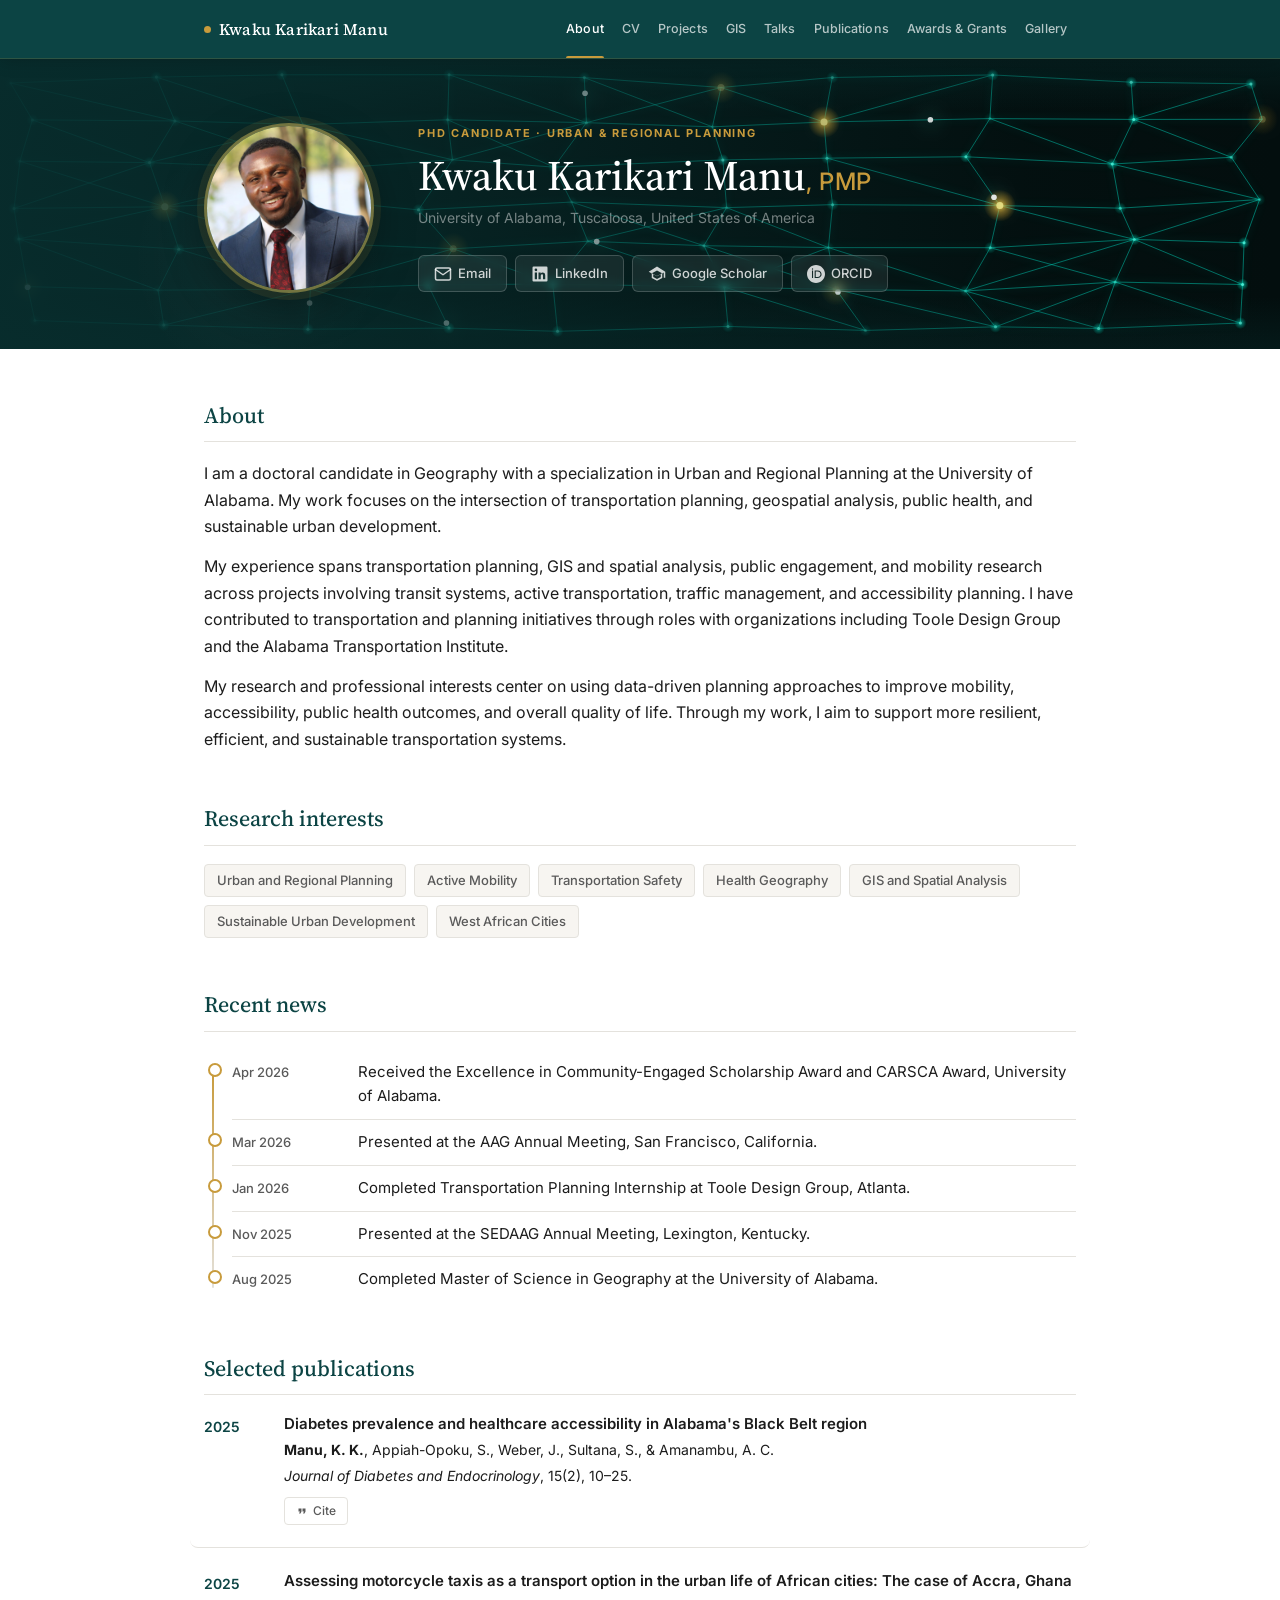
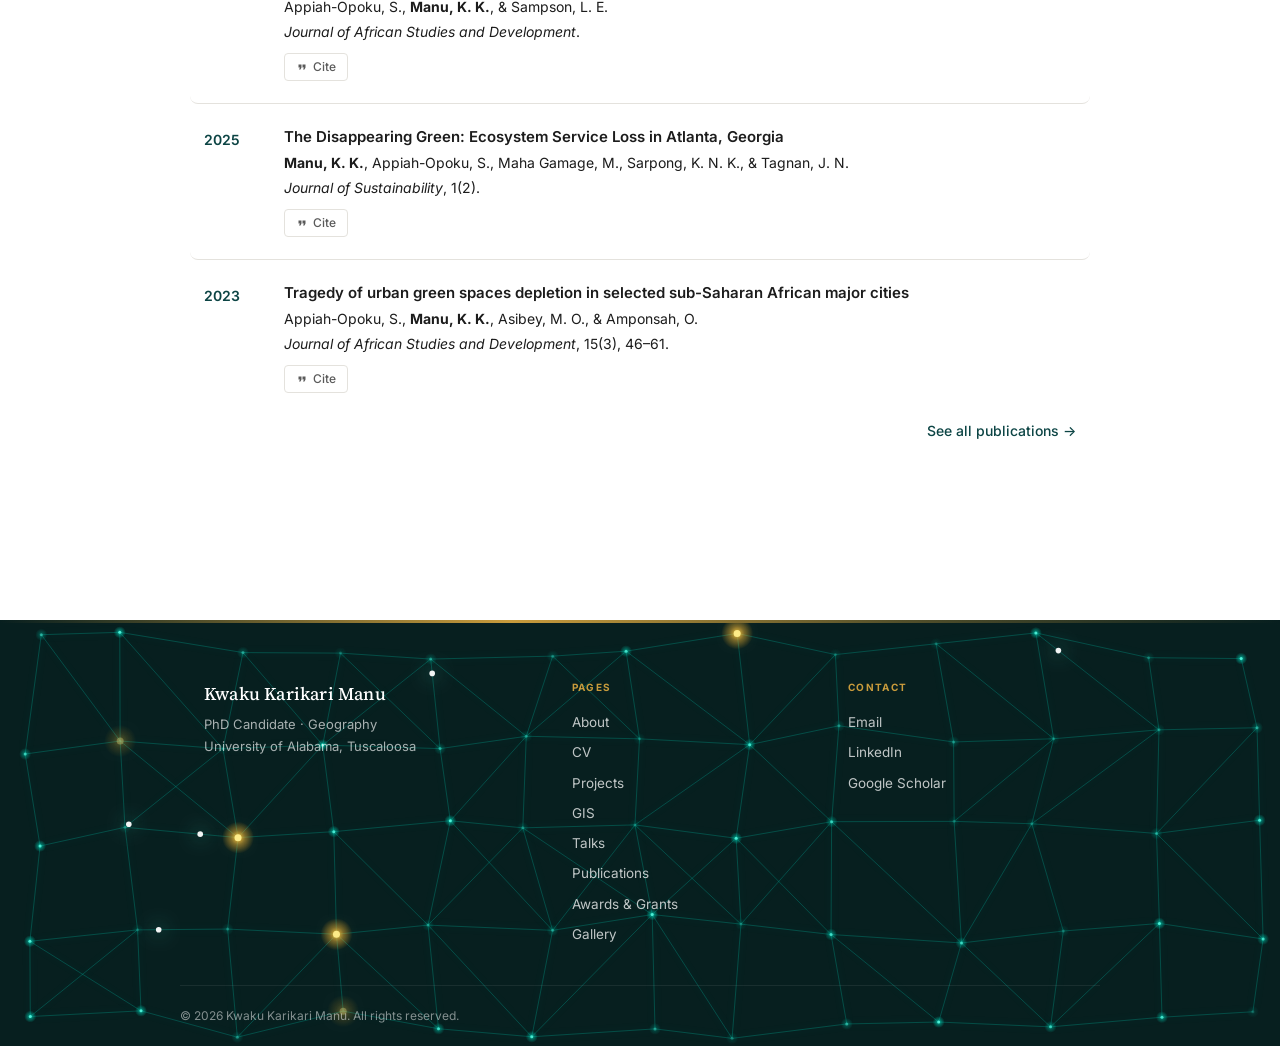
<file: index.html>
<!DOCTYPE html>
<html lang="en">
<head>
<meta charset="UTF-8">
<meta name="viewport" content="width=device-width, initial-scale=1.0">
<title>Kwaku Karikari Manu, PhD Candidate, Urban & Regional Planning</title>
<meta name="description" content="Kwaku Karikari Manu is a PhD candidate in Geography at the University of Alabama, researching active mobility, transportation safety, and spatial health disparities.">
<link rel="icon" type="image/svg+xml" href="favicon.svg">
<link rel="stylesheet" href="assets/css/style.css">
<link rel="stylesheet" href="assets/css/enhancements.css">
<link rel="preconnect" href="https://fonts.googleapis.com">
<link rel="preconnect" href="https://fonts.gstatic.com" crossorigin>
<link href="https://fonts.googleapis.com/css2?family=Inter:wght@400;500;600;700&family=Source+Serif+4:opsz,wght@8..60,400;8..60,500&display=swap" rel="stylesheet">
</head>
<body>

<div id="progress-bar" aria-hidden="true"></div>

<div id="page-loader" aria-hidden="true">
  <div class="loader-inner">
    <div class="loader-circle"></div>
    <span class="loader-initials">KM</span>
  </div>
</div>

<nav class="navbar">
  <div class="container nav-inner">
    <a href="index.html" class="nav-brand">Kwaku Karikari Manu</a>
    <button class="nav-toggle" aria-label="Menu">&#9776;</button>
    <ul class="nav-links">
      <li><a href="index.html" class="active">About</a></li>
      <li><a href="cv.html">CV</a></li>
      <li><a href="projects.html">Projects</a></li>
      <li><a href="geospatial.html">GIS</a></li>
      <li><a href="talks.html">Talks</a></li>
      <li><a href="publications.html">Publications</a></li>
      <li><a href="awards.html">Awards &amp; Grants</a></li>
      <li><a href="gallery.html">Gallery</a></li>
    </ul>
  </div>
</nav>

<header class="hero">
  <div class="hero-map-panel" aria-hidden="true">
    <canvas id="city-network"></canvas>
    <div class="hero-map-fade"></div>
  </div>
  <div class="container hero-inner">
    <div class="hero-photo">
      <img src="images/passportpicture.jpg" alt="Kwaku Karikari Manu" onerror="this.style.display='none';this.nextElementSibling.style.display='flex';">
      <div class="hero-photo-fallback">KM</div>
    </div>
    <div class="hero-text">
      <p class="hero-label">PhD Candidate · Urban &amp; Regional Planning</p>
      <h1>Kwaku Karikari Manu<span class="hero-credential">, PMP</span></h1>
      <p class="hero-affiliation">University of Alabama, Tuscaloosa, United States of America</p>
      <div class="hero-links">
        <a href="mailto:mkwakukarikari@gmail.com" aria-label="Email">
          <svg viewBox="0 0 24 24" width="18" height="18" fill="none" stroke="currentColor" stroke-width="2" stroke-linecap="round" stroke-linejoin="round"><path d="M4 4h16c1.1 0 2 .9 2 2v12c0 1.1-.9 2-2 2H4c-1.1 0-2-.9-2-2V6c0-1.1.9-2 2-2z"/><polyline points="22,6 12,13 2,6"/></svg>
          Email
        </a>
        <a href="https://www.linkedin.com/in/kwakukarikarimanu/" target="_blank" rel="noopener" aria-label="LinkedIn">
          <svg viewBox="0 0 24 24" width="18" height="18" fill="currentColor"><path d="M20.5 2h-17A1.5 1.5 0 002 3.5v17A1.5 1.5 0 003.5 22h17a1.5 1.5 0 001.5-1.5v-17A1.5 1.5 0 0020.5 2zM8 19H5v-9h3zM6.5 8.25A1.75 1.75 0 118.3 6.5a1.78 1.78 0 01-1.8 1.75zM19 19h-3v-4.74c0-1.42-.6-1.93-1.38-1.93A1.74 1.74 0 0013 14.19a.66.66 0 000 .14V19h-3v-9h2.9v1.3a3.11 3.11 0 012.7-1.4c1.55 0 3.36.86 3.36 3.66z"/></svg>
          LinkedIn
        </a>
        <a href="https://scholar.google.com/citations?user=uLXfSa0AAAAJ&hl=en" target="_blank" rel="noopener" aria-label="Google Scholar">
          <svg viewBox="0 0 24 24" width="18" height="18" fill="currentColor"><path d="M12 2L1 9l4 2.18v6L12 21l7-3.82v-6l2-1.09V17h2V9zm6.82 9L12 14.72 5.18 11 12 7.27zM17 15.99l-5 2.73-5-2.73v-3.72L12 15l5-2.73z"/></svg>
          Google Scholar
        </a>
        <a href="https://orcid.org/0009-0003-8081-0969" target="_blank" rel="noopener" aria-label="ORCID">
          <svg viewBox="0 0 24 24" width="18" height="18" fill="currentColor"><path d="M12 0C5.372 0 0 5.372 0 12s5.372 12 12 12 12-5.372 12-12S18.628 0 12 0zM7.369 4.378c.525 0 .947.431.947.947s-.422.947-.947.947a.95.95 0 01-.947-.947c0-.516.422-.947.947-.947zm-.722 3.038h1.444v10.041H6.647V7.416zm3.562 0h3.9c3.712 0 5.344 2.653 5.344 5.025 0 2.578-2.016 5.025-5.325 5.025h-3.919V7.416zm1.444 1.303v7.444h2.297c3.272 0 4.022-2.484 4.022-3.722 0-2.016-1.284-3.722-4.097-3.722h-2.222z"/></svg>
          ORCID
        </a>
      </div>
    </div>
  </div>
</header>

<main class="container main-content">

  <section class="section">
    <h2>About</h2>
    <p>I am a doctoral candidate in Geography with a specialization in Urban and Regional Planning at the University of Alabama. My work focuses on the intersection of transportation planning, geospatial analysis, public health, and sustainable urban development.</p>
    <p>My experience spans transportation planning, GIS and spatial analysis, public engagement, and mobility research across projects involving transit systems, active transportation, traffic management, and accessibility planning. I have contributed to transportation and planning initiatives through roles with organizations including Toole Design Group and the Alabama Transportation Institute.</p>
    <p>My research and professional interests center on using data-driven planning approaches to improve mobility, accessibility, public health outcomes, and overall quality of life. Through my work, I aim to support more resilient, efficient, and sustainable transportation systems.</p>
  </section>

  <section class="section">
    <h2>Research interests</h2>
    <div class="tag-list">
      <span class="tag">Urban and Regional Planning</span>
      <span class="tag">Active Mobility</span>
      <span class="tag">Transportation Safety</span>
      <span class="tag">Health Geography</span>
      <span class="tag">GIS and Spatial Analysis</span>
      <span class="tag">Sustainable Urban Development</span>
      <span class="tag">West African Cities</span>
    </div>
  </section>

  <section class="section">
    <h2>Recent news</h2>
    <ul class="news-list">
<li><span class="news-date">Apr 2026</span> Received the Excellence in Community-Engaged Scholarship Award and CARSCA Award, University of Alabama.</li>
      <li><span class="news-date">Mar 2026</span> Presented at the AAG Annual Meeting, San Francisco, California.</li>
      <li><span class="news-date">Jan 2026</span> Completed Transportation Planning Internship at Toole Design Group, Atlanta.</li>
      <li><span class="news-date">Nov 2025</span> Presented at the SEDAAG Annual Meeting, Lexington, Kentucky.</li>
      <li><span class="news-date">Aug 2025</span> Completed Master of Science in Geography at the University of Alabama.</li>
    </ul>
  </section>

  <section class="section">
    <h2>Selected publications</h2>
    <div class="pub-list">

      <article class="pub-item" data-cite="Manu, K. K., Appiah-Opoku, S., Weber, J., Sultana, S., &amp; Amanambu, A. C. (2025). Diabetes prevalence and healthcare accessibility in Alabama's Black Belt region. Journal of Diabetes and Endocrinology, 15(2), 10–25.">
        <div class="pub-year">2025</div>
        <div class="pub-content">
          <p class="pub-title">Diabetes prevalence and healthcare accessibility in Alabama's Black Belt region</p>
          <p class="pub-authors"><strong>Manu, K. K.</strong>, Appiah-Opoku, S., Weber, J., Sultana, S., &amp; Amanambu, A. C.</p>
          <p class="pub-venue"><em>Journal of Diabetes and Endocrinology</em>, 15(2), 10–25.</p>
          <div class="pub-actions"><button class="btn-cite" aria-label="Copy APA citation"><svg viewBox="0 0 24 24" width="12" height="12" fill="currentColor" aria-hidden="true"><path d="M6 17h3l2-4V7H5v6h3zm8 0h3l2-4V7h-6v6h3z"/></svg>Cite</button></div>
        </div>
      </article>

      <article class="pub-item" data-cite="Appiah-Opoku, S., Manu, K. K., &amp; Sampson, L. E. (2025). Assessing motorcycle taxis as a transport option in the urban life of African cities: The case of Accra, Ghana. Journal of African Studies and Development.">
        <div class="pub-year">2025</div>
        <div class="pub-content">
          <p class="pub-title">Assessing motorcycle taxis as a transport option in the urban life of African cities: The case of Accra, Ghana</p>
          <p class="pub-authors">Appiah-Opoku, S., <strong>Manu, K. K.</strong>, &amp; Sampson, L. E.</p>
          <p class="pub-venue"><em>Journal of African Studies and Development</em>.</p>
          <div class="pub-actions"><button class="btn-cite" aria-label="Copy APA citation"><svg viewBox="0 0 24 24" width="12" height="12" fill="currentColor" aria-hidden="true"><path d="M6 17h3l2-4V7H5v6h3zm8 0h3l2-4V7h-6v6h3z"/></svg>Cite</button></div>
        </div>
      </article>

      <article class="pub-item" data-cite="Manu, K. K., Appiah-Opoku, S., Maha Gamage, M., Sarpong, K. N. K., &amp; Tagnan, J. N. (2025). The Disappearing Green: Ecosystem Service Loss in Atlanta, Georgia. Journal of Sustainability, 1(2).">
        <div class="pub-year">2025</div>
        <div class="pub-content">
          <p class="pub-title">The Disappearing Green: Ecosystem Service Loss in Atlanta, Georgia</p>
          <p class="pub-authors"><strong>Manu, K. K.</strong>, Appiah-Opoku, S., Maha Gamage, M., Sarpong, K. N. K., &amp; Tagnan, J. N.</p>
          <p class="pub-venue"><em>Journal of Sustainability</em>, 1(2).</p>
          <div class="pub-actions"><button class="btn-cite" aria-label="Copy APA citation"><svg viewBox="0 0 24 24" width="12" height="12" fill="currentColor" aria-hidden="true"><path d="M6 17h3l2-4V7H5v6h3zm8 0h3l2-4V7h-6v6h3z"/></svg>Cite</button></div>
        </div>
      </article>

      <article class="pub-item" data-cite="Appiah-Opoku, S., Manu, K. K., Asibey, M. O., &amp; Amponsah, O. (2023). Tragedy of urban green spaces depletion in selected sub-Saharan African major cities. Journal of African Studies and Development, 15(3), 46–61.">
        <div class="pub-year">2023</div>
        <div class="pub-content">
          <p class="pub-title">Tragedy of urban green spaces depletion in selected sub-Saharan African major cities</p>
          <p class="pub-authors">Appiah-Opoku, S., <strong>Manu, K. K.</strong>, Asibey, M. O., &amp; Amponsah, O.</p>
          <p class="pub-venue"><em>Journal of African Studies and Development</em>, 15(3), 46–61.</p>
          <div class="pub-actions"><button class="btn-cite" aria-label="Copy APA citation"><svg viewBox="0 0 24 24" width="12" height="12" fill="currentColor" aria-hidden="true"><path d="M6 17h3l2-4V7H5v6h3zm8 0h3l2-4V7h-6v6h3z"/></svg>Cite</button></div>
        </div>
      </article>

    </div>
    <p class="see-all"><a href="publications.html">See all publications →</a></p>
  </section>

</main>

<footer class="footer">
  <div class="footer-canvas-panel" aria-hidden="true"><canvas id="footer-network"></canvas></div>
  <div class="container footer-inner">
    <div class="footer-col">
      <p class="footer-name">Kwaku Karikari Manu</p>
      <p class="footer-sub">PhD Candidate · Geography<br>University of Alabama, Tuscaloosa</p>
    </div>
    <div class="footer-col">
      <p class="footer-col-label">Pages</p>
      <nav class="footer-nav">
        <a href="index.html">About</a>
        <a href="cv.html">CV</a>
        <a href="projects.html">Projects</a>
        <a href="geospatial.html">GIS</a>
        <a href="talks.html">Talks</a>
        <a href="publications.html">Publications</a>
        <a href="awards.html">Awards &amp; Grants</a>
        <a href="gallery.html">Gallery</a>
      </nav>
    </div>
    <div class="footer-col">
      <p class="footer-col-label">Contact</p>
      <div class="footer-contact">
        <a href="mailto:mkwakukarikari@gmail.com">Email</a>
        <a href="https://www.linkedin.com/in/kwakukarikarimanu/" target="_blank" rel="noopener">LinkedIn</a>
        <a href="https://scholar.google.com/citations?user=uLXfSa0AAAAJ&hl=en" target="_blank" rel="noopener">Google Scholar</a>
      </div>
    </div>
  </div>
  <div class="footer-bottom container">
    <p class="footer-copy">&copy; <span id="year"></span> Kwaku Karikari Manu. All rights reserved.</p>
  </div>
</footer>

<button id="back-to-top" aria-label="Back to top">
  <svg viewBox="0 0 24 24" fill="none" stroke="currentColor" stroke-width="2.5" stroke-linecap="round" stroke-linejoin="round"><polyline points="18 15 12 9 6 15"/></svg>
</button>
<script src="assets/js/main.js"></script>
<script src="assets/js/enhancements.js"></script>
<script src="assets/js/citynetwork.js"></script>
</body>
</html>
</file>
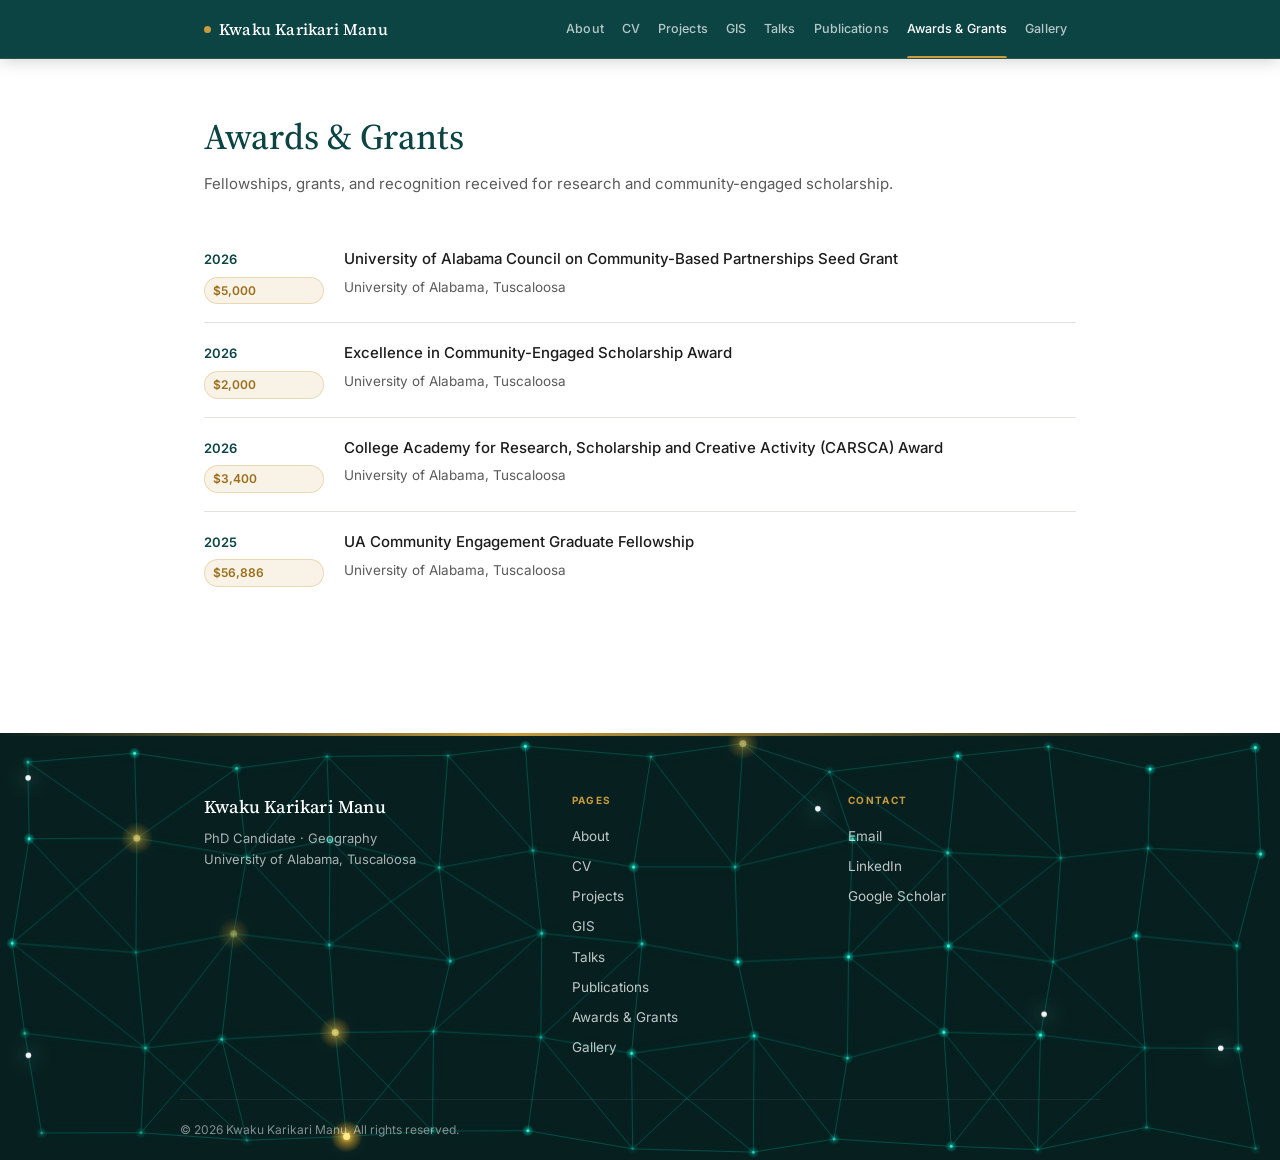
<file: awards.html>
<!DOCTYPE html>
<html lang="en">
<head>
  <meta charset="UTF-8">
  <meta name="viewport" content="width=device-width, initial-scale=1.0">
  <title>Awards & Grants · Kwaku Karikari Manu</title>
  <link rel="icon" type="image/svg+xml" href="favicon.svg">
  <link rel="stylesheet" href="assets/css/style.css">
  <link rel="stylesheet" href="assets/css/enhancements.css">
  <link rel="preconnect" href="https://fonts.googleapis.com">
  <link rel="preconnect" href="https://fonts.gstatic.com" crossorigin>
  <link href="https://fonts.googleapis.com/css2?family=Inter:wght@400;500;600;700&family=Source+Serif+4:opsz,wght@8..60,400;8..60,500&display=swap" rel="stylesheet">
</head>
<body>

<div id="progress-bar" aria-hidden="true"></div>

<div id="page-loader" aria-hidden="true">
  <div class="loader-inner">
    <div class="loader-circle"></div>
    <span class="loader-initials">KM</span>
  </div>
</div>

<nav class="navbar">
  <div class="container nav-inner">
    <a href="index.html" class="nav-brand">Kwaku Karikari Manu</a>
    <button class="nav-toggle" aria-label="Menu">&#9776;</button>
    <ul class="nav-links">
      <li><a href="index.html">About</a></li>
      <li><a href="cv.html">CV</a></li>
      <li><a href="projects.html">Projects</a></li>
      <li><a href="geospatial.html">GIS</a></li>
      <li><a href="talks.html">Talks</a></li>
      <li><a href="publications.html">Publications</a></li>
      <li><a href="awards.html" class="active">Awards &amp; Grants</a></li>
      <li><a href="gallery.html">Gallery</a></li>
    </ul>
  </div>
</nav>

<main class="container main-content">

  <h1 class="page-title">Awards &amp; Grants</h1>
  <p class="page-subtitle">Fellowships, grants, and recognition received for research and community-engaged scholarship.</p>

  <div class="award-list">

    <div class="award-item">
      <div class="award-meta">
        <span class="award-year">2026</span>
        <span class="award-amount">$5,000</span>
      </div>
      <div class="award-body">
        <p class="award-title">University of Alabama Council on Community-Based Partnerships Seed Grant</p>
        <p class="award-org">University of Alabama, Tuscaloosa</p>
      </div>
    </div>

    <div class="award-item">
      <div class="award-meta">
        <span class="award-year">2026</span>
        <span class="award-amount">$2,000</span>
      </div>
      <div class="award-body">
        <p class="award-title">Excellence in Community-Engaged Scholarship Award</p>
        <p class="award-org">University of Alabama, Tuscaloosa</p>
      </div>
    </div>

    <div class="award-item">
      <div class="award-meta">
        <span class="award-year">2026</span>
        <span class="award-amount">$3,400</span>
      </div>
      <div class="award-body">
        <p class="award-title">College Academy for Research, Scholarship and Creative Activity (CARSCA) Award</p>
        <p class="award-org">University of Alabama, Tuscaloosa</p>
      </div>
    </div>

    <div class="award-item">
      <div class="award-meta">
        <span class="award-year">2025</span>
        <span class="award-amount">$56,886</span>
      </div>
      <div class="award-body">
        <p class="award-title">UA Community Engagement Graduate Fellowship</p>
        <p class="award-org">University of Alabama, Tuscaloosa</p>
      </div>
    </div>

  </div>

</main>

<footer class="footer">
  <div class="footer-canvas-panel" aria-hidden="true"><canvas id="footer-network"></canvas></div>
  <div class="container footer-inner">
    <div class="footer-col">
      <p class="footer-name">Kwaku Karikari Manu</p>
      <p class="footer-sub">PhD Candidate · Geography<br>University of Alabama, Tuscaloosa</p>
    </div>
    <div class="footer-col">
      <p class="footer-col-label">Pages</p>
      <nav class="footer-nav">
        <a href="index.html">About</a>
        <a href="cv.html">CV</a>
        <a href="projects.html">Projects</a>
        <a href="geospatial.html">GIS</a>
        <a href="talks.html">Talks</a>
        <a href="publications.html">Publications</a>
        <a href="awards.html">Awards &amp; Grants</a>
        <a href="gallery.html">Gallery</a>
      </nav>
    </div>
    <div class="footer-col">
      <p class="footer-col-label">Contact</p>
      <div class="footer-contact">
        <a href="mailto:mkwakukarikari@gmail.com">Email</a>
        <a href="https://www.linkedin.com/in/kwakukarikarimanu/" target="_blank" rel="noopener">LinkedIn</a>
        <a href="https://scholar.google.com/citations?user=uLXfSa0AAAAJ&hl=en" target="_blank" rel="noopener">Google Scholar</a>
      </div>
    </div>
  </div>
  <div class="footer-bottom container">
    <p class="footer-copy">&copy; <span id="year"></span> Kwaku Karikari Manu. All rights reserved.</p>
  </div>
</footer>

<button id="back-to-top" aria-label="Back to top">
  <svg viewBox="0 0 24 24" fill="none" stroke="currentColor" stroke-width="2.5" stroke-linecap="round" stroke-linejoin="round"><polyline points="18 15 12 9 6 15"/></svg>
</button>
<script src="assets/js/main.js"></script>
<script src="assets/js/enhancements.js"></script>
<script src="assets/js/citynetwork.js"></script>
</body>
</html>
</file>
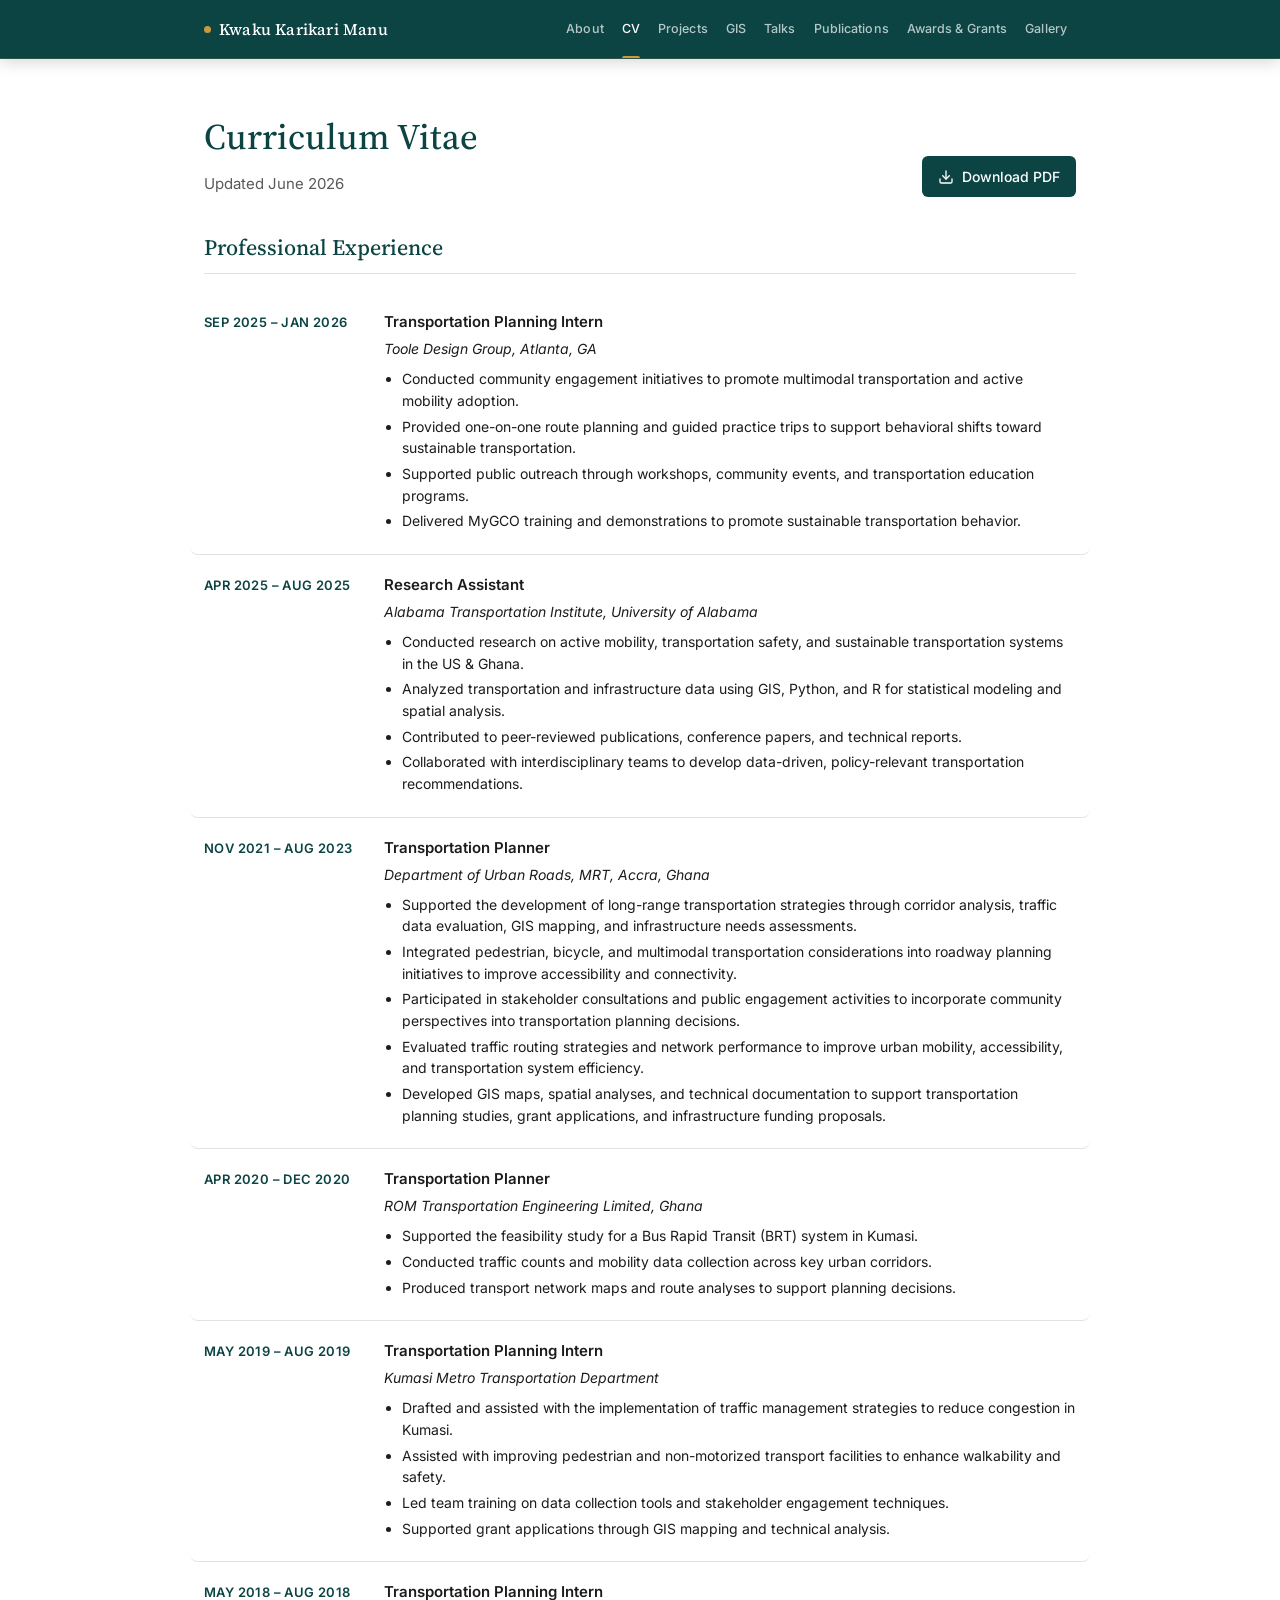
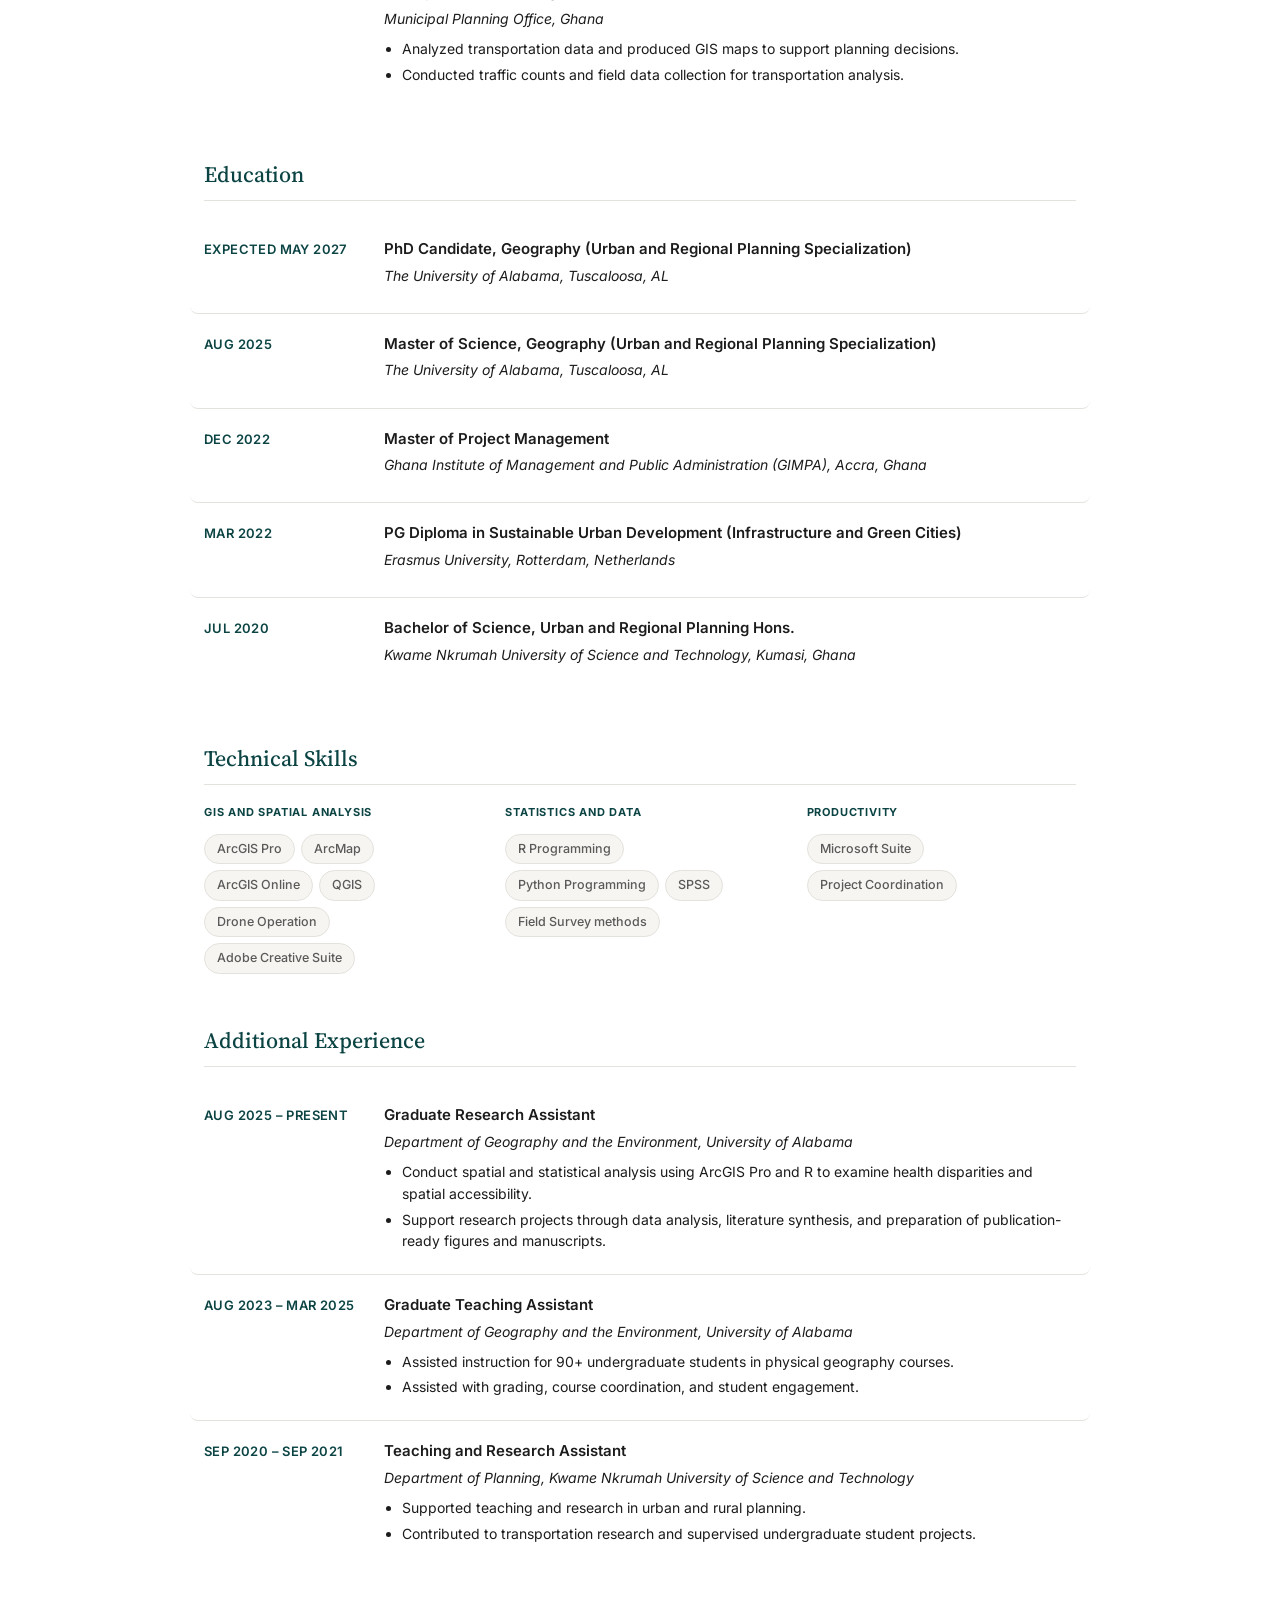
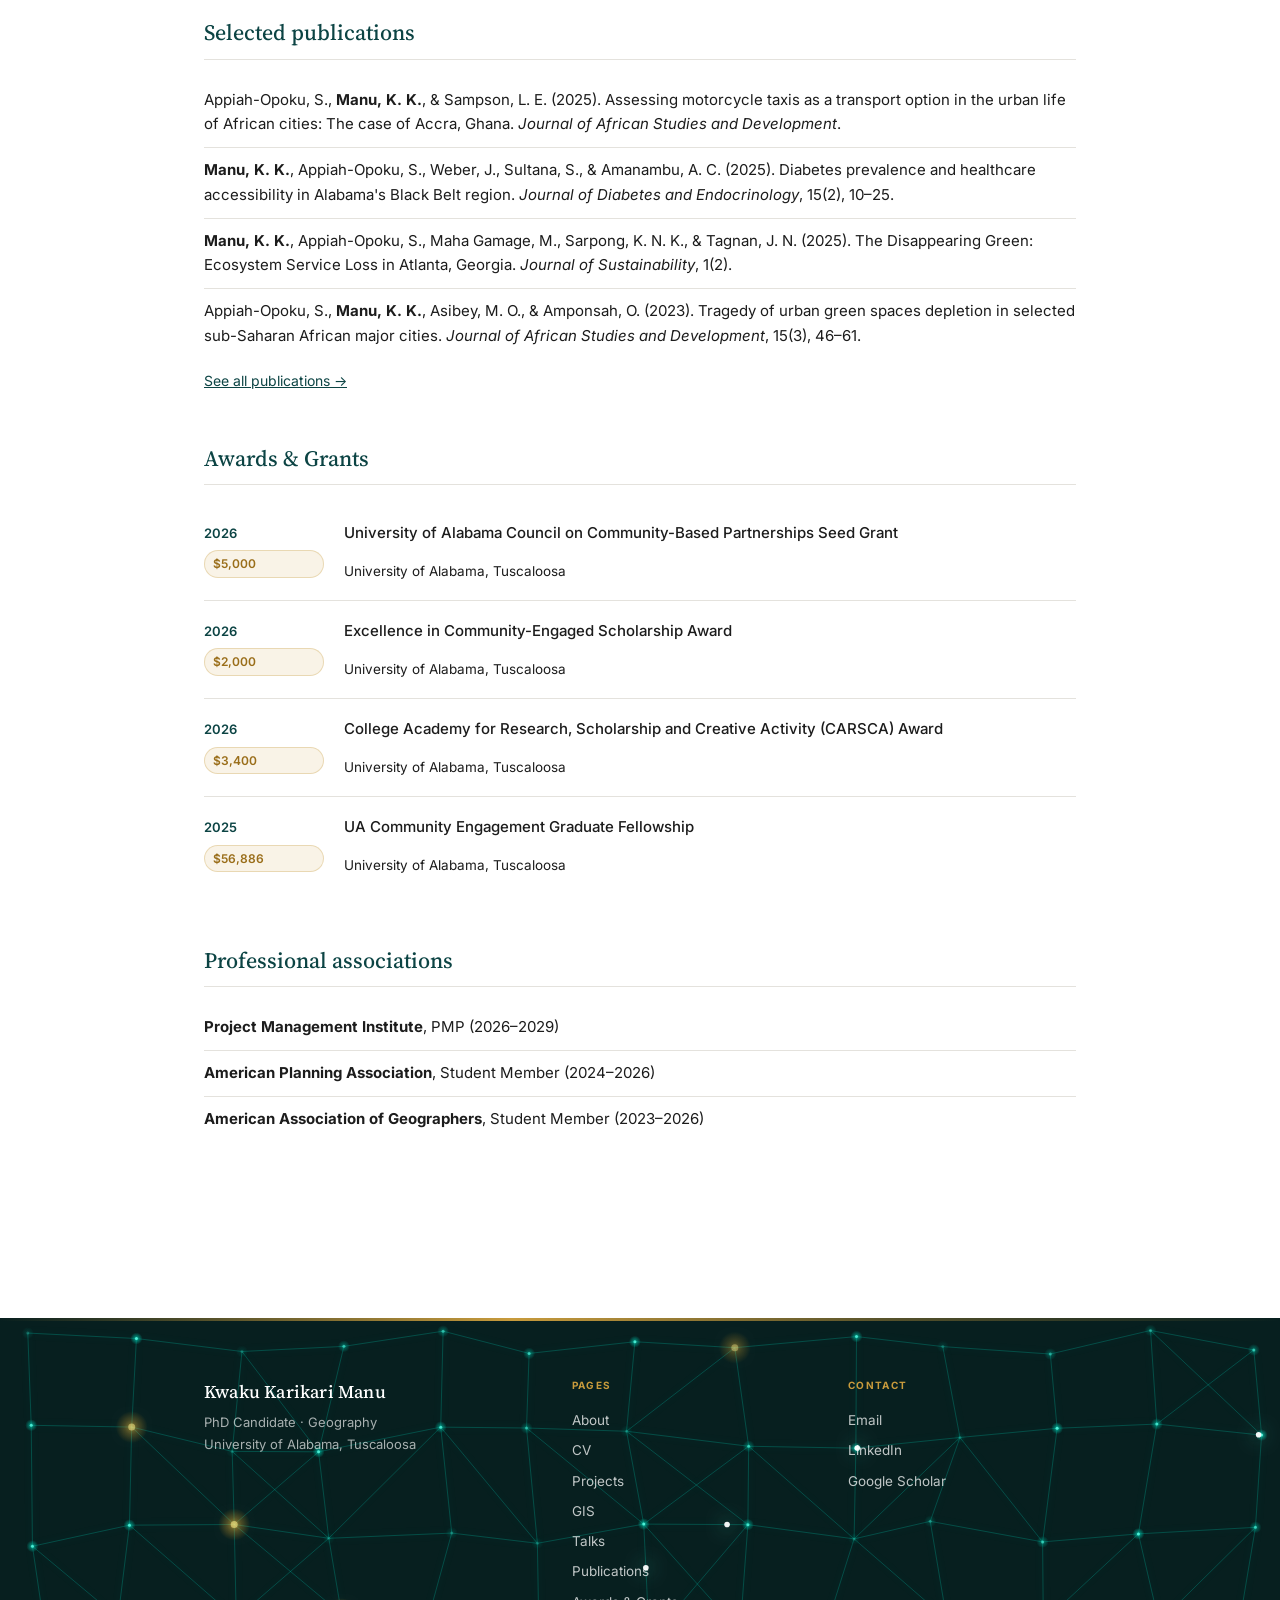
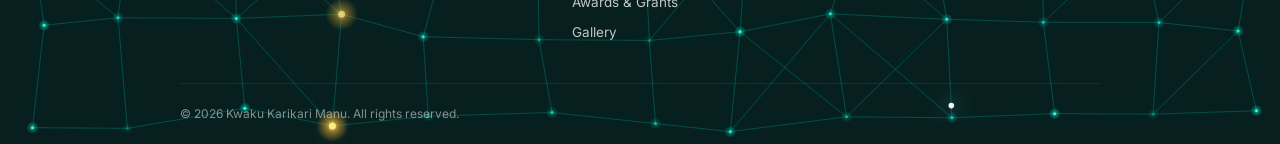
<file: cv.html>
<!DOCTYPE html>
<html lang="en">
<head>
  <meta charset="UTF-8">
  <meta name="viewport" content="width=device-width, initial-scale=1.0">
  <title>CV · Kwaku Karikari Manu</title>
  <link rel="icon" type="image/svg+xml" href="favicon.svg">

  <!-- Main stylesheet -->
  <link rel="stylesheet" href="assets/css/style.css">
  <!-- Optional enhancement layer (progress bar, scroll-reveal, etc.) — delete this line to revert -->
  <link rel="stylesheet" href="assets/css/enhancements.css">

  <!-- Google Fonts -->
  <link rel="preconnect" href="https://fonts.googleapis.com">
  <link rel="preconnect" href="https://fonts.gstatic.com" crossorigin>
  <link href="https://fonts.googleapis.com/css2?family=Inter:wght@400;500;600;700&family=Source+Serif+4:opsz,wght@8..60,400;8..60,500&display=swap" rel="stylesheet">
</head>
<body>

<!-- Reading progress bar (filled by enhancements.js) -->
<div id="progress-bar" aria-hidden="true"></div>

<!-- Page loader — shows KM initials while page loads, hidden after 1200ms minimum -->
<div id="page-loader" aria-hidden="true">
  <div class="loader-inner">
    <div class="loader-circle"></div>
    <span class="loader-initials">KM</span>
  </div>
</div>

<!-- ===================== NAVIGATION ===================== -->
<nav class="navbar">
  <div class="container nav-inner">
    <a href="index.html" class="nav-brand">Kwaku Karikari Manu</a>
    <!-- Hamburger toggle — visible on mobile only -->
    <button class="nav-toggle" aria-label="Menu">&#9776;</button>
    <ul class="nav-links">
      <li><a href="index.html">About</a></li>
      <li><a href="cv.html" class="active">CV</a></li>
      <li><a href="projects.html">Projects</a></li>
      <li><a href="geospatial.html">GIS</a></li>
      <li><a href="talks.html">Talks</a></li>
      <li><a href="publications.html">Publications</a></li>
      <li><a href="awards.html">Awards &amp; Grants</a></li>
      <li><a href="gallery.html">Gallery</a></li>
    </ul>
  </div>
</nav>

<!-- ===================== MAIN CONTENT ===================== -->
<main class="container main-content">

  <!-- CV header with download button -->
  <div class="cv-header">
    <div>
      <h1 class="page-title">Curriculum Vitae</h1>
      <p class="page-subtitle">Updated June 2026</p>
    </div>
    <a href="files/Manu_CV.pdf" class="btn-download" download>
      <svg viewBox="0 0 24 24" width="16" height="16" fill="none" stroke="currentColor" stroke-width="2" stroke-linecap="round" stroke-linejoin="round"><path d="M21 15v4a2 2 0 0 1-2 2H5a2 2 0 0 1-2-2v-4"/><polyline points="7 10 12 15 17 10"/><line x1="12" y1="15" x2="12" y2="3"/></svg>
      Download PDF
    </a>
  </div>

  <!-- ===== PROFESSIONAL EXPERIENCE ===== -->
  <section class="section">
    <h2>Professional Experience</h2>

    <div class="cv-item">
      <div class="cv-date">Sep 2025 – Jan 2026</div>
      <div class="cv-body">
        <p class="cv-title">Transportation Planning Intern</p>
        <p class="cv-org">Toole Design Group, Atlanta, GA</p>
        <ul>
          <li>Conducted community engagement initiatives to promote multimodal transportation and active mobility adoption.</li>
          <li>Provided one-on-one route planning and guided practice trips to support behavioral shifts toward sustainable transportation.</li>
          <li>Supported public outreach through workshops, community events, and transportation education programs.</li>
          <li>Delivered MyGCO training and demonstrations to promote sustainable transportation behavior.</li>
        </ul>
      </div>
    </div>

    <div class="cv-item">
      <div class="cv-date">Apr 2025 – Aug 2025</div>
      <div class="cv-body">
        <p class="cv-title">Research Assistant</p>
        <p class="cv-org">Alabama Transportation Institute, University of Alabama</p>
        <ul>
          <li>Conducted research on active mobility, transportation safety, and sustainable transportation systems in the US &amp; Ghana.</li>
          <li>Analyzed transportation and infrastructure data using GIS, Python, and R for statistical modeling and spatial analysis.</li>
          <li>Contributed to peer-reviewed publications, conference papers, and technical reports.</li>
          <li>Collaborated with interdisciplinary teams to develop data-driven, policy-relevant transportation recommendations.</li>
        </ul>
      </div>
    </div>

    <div class="cv-item">
      <div class="cv-date">Nov 2021 – Aug 2023</div>
      <div class="cv-body">
        <p class="cv-title">Transportation Planner</p>
        <p class="cv-org">Department of Urban Roads, MRT, Accra, Ghana</p>
        <ul>
          <li>Supported the development of long-range transportation strategies through corridor analysis, traffic data evaluation, GIS mapping, and infrastructure needs assessments.</li>
          <li>Integrated pedestrian, bicycle, and multimodal transportation considerations into roadway planning initiatives to improve accessibility and connectivity.</li>
          <li>Participated in stakeholder consultations and public engagement activities to incorporate community perspectives into transportation planning decisions.</li>
          <li>Evaluated traffic routing strategies and network performance to improve urban mobility, accessibility, and transportation system efficiency.</li>
          <li>Developed GIS maps, spatial analyses, and technical documentation to support transportation planning studies, grant applications, and infrastructure funding proposals.</li>
        </ul>
      </div>
    </div>

    <div class="cv-item">
      <div class="cv-date">Apr 2020 – Dec 2020</div>
      <div class="cv-body">
        <p class="cv-title">Transportation Planner</p>
        <p class="cv-org">ROM Transportation Engineering Limited, Ghana</p>
        <ul>
          <li>Supported the feasibility study for a Bus Rapid Transit (BRT) system in Kumasi.</li>
          <li>Conducted traffic counts and mobility data collection across key urban corridors.</li>
          <li>Produced transport network maps and route analyses to support planning decisions.</li>
        </ul>
      </div>
    </div>

    <div class="cv-item">
      <div class="cv-date">May 2019 – Aug 2019</div>
      <div class="cv-body">
        <p class="cv-title">Transportation Planning Intern</p>
        <p class="cv-org">Kumasi Metro Transportation Department</p>
        <ul>
          <li>Drafted and assisted with the implementation of traffic management strategies to reduce congestion in Kumasi.</li>
          <li>Assisted with improving pedestrian and non-motorized transport facilities to enhance walkability and safety.</li>
          <li>Led team training on data collection tools and stakeholder engagement techniques.</li>
          <li>Supported grant applications through GIS mapping and technical analysis.</li>
        </ul>
      </div>
    </div>

    <div class="cv-item">
      <div class="cv-date">May 2018 – Aug 2018</div>
      <div class="cv-body">
        <p class="cv-title">Transportation Planning Intern</p>
        <p class="cv-org">Municipal Planning Office, Ghana</p>
        <ul>
          <li>Analyzed transportation data and produced GIS maps to support planning decisions.</li>
          <li>Conducted traffic counts and field data collection for transportation analysis.</li>
        </ul>
      </div>
    </div>

  </section>

  <!-- ===== EDUCATION ===== -->
  <section class="section">
    <h2>Education</h2>

    <div class="cv-item">
      <div class="cv-date">Expected May 2027</div>
      <div class="cv-body">
        <p class="cv-title">PhD Candidate, Geography (Urban and Regional Planning Specialization)</p>
        <p class="cv-org">The University of Alabama, Tuscaloosa, AL</p>
      </div>
    </div>

    <div class="cv-item">
      <div class="cv-date">Aug 2025</div>
      <div class="cv-body">
        <p class="cv-title">Master of Science, Geography (Urban and Regional Planning Specialization)</p>
        <p class="cv-org">The University of Alabama, Tuscaloosa, AL</p>
      </div>
    </div>

    <div class="cv-item">
      <div class="cv-date">Dec 2022</div>
      <div class="cv-body">
        <p class="cv-title">Master of Project Management</p>
        <p class="cv-org">Ghana Institute of Management and Public Administration (GIMPA), Accra, Ghana</p>
      </div>
    </div>

    <div class="cv-item">
      <div class="cv-date">Mar 2022</div>
      <div class="cv-body">
        <p class="cv-title">PG Diploma in Sustainable Urban Development (Infrastructure and Green Cities)</p>
        <p class="cv-org">Erasmus University, Rotterdam, Netherlands</p>
      </div>
    </div>

    <div class="cv-item">
      <div class="cv-date">Jul 2020</div>
      <div class="cv-body">
        <p class="cv-title">Bachelor of Science, Urban and Regional Planning Hons.</p>
        <p class="cv-org">Kwame Nkrumah University of Science and Technology, Kumasi, Ghana</p>
      </div>
    </div>

  </section>

  <!-- ===== TECHNICAL SKILLS ===== -->
  <section class="section">
    <h2>Technical Skills</h2>
    <div class="skill-grid">
      <div class="skill-group">
        <h3>GIS and spatial analysis</h3>
        <div class="skill-tags">
          <span class="skill-tag">ArcGIS Pro</span>
          <span class="skill-tag">ArcMap</span>
          <span class="skill-tag">ArcGIS Online</span>
          <span class="skill-tag">QGIS</span>
          <span class="skill-tag">Drone Operation</span>
          <span class="skill-tag">Adobe Creative Suite</span>
        </div>
      </div>
      <div class="skill-group">
        <h3>Statistics and data</h3>
        <div class="skill-tags">
          <span class="skill-tag">R Programming</span>
          <span class="skill-tag">Python Programming</span>
          <span class="skill-tag">SPSS</span>
          <span class="skill-tag">Field Survey methods</span>
        </div>
      </div>
      <div class="skill-group">
        <h3>Productivity</h3>
        <div class="skill-tags">
          <span class="skill-tag">Microsoft Suite</span>
          <span class="skill-tag">Project Coordination</span>
        </div>
      </div>
    </div>
  </section>

  <!-- ===== ADDITIONAL EXPERIENCE ===== -->
  <section class="section">
    <h2>Additional Experience</h2>

    <div class="cv-item">
      <div class="cv-date">Aug 2025 – Present</div>
      <div class="cv-body">
        <p class="cv-title">Graduate Research Assistant</p>
        <p class="cv-org">Department of Geography and the Environment, University of Alabama</p>
        <ul>
          <li>Conduct spatial and statistical analysis using ArcGIS Pro and R to examine health disparities and spatial accessibility.</li>
          <li>Support research projects through data analysis, literature synthesis, and preparation of publication-ready figures and manuscripts.</li>
        </ul>
      </div>
    </div>

    <div class="cv-item">
      <div class="cv-date">Aug 2023 – Mar 2025</div>
      <div class="cv-body">
        <p class="cv-title">Graduate Teaching Assistant</p>
        <p class="cv-org">Department of Geography and the Environment, University of Alabama</p>
        <ul>
          <li>Assisted instruction for 90+ undergraduate students in physical geography courses.</li>
          <li>Assisted with grading, course coordination, and student engagement.</li>
        </ul>
      </div>
    </div>

    <div class="cv-item">
      <div class="cv-date">Sep 2020 – Sep 2021</div>
      <div class="cv-body">
        <p class="cv-title">Teaching and Research Assistant</p>
        <p class="cv-org">Department of Planning, Kwame Nkrumah University of Science and Technology</p>
        <ul>
          <li>Supported teaching and research in urban and rural planning.</li>
          <li>Contributed to transportation research and supervised undergraduate student projects.</li>
        </ul>
      </div>
    </div>

  </section>

  <!-- ===== SELECTED PUBLICATIONS ===== -->
  <section class="section">
    <h2>Selected publications</h2>
    <ul class="plain-list">
      <li>Appiah-Opoku, S., <strong>Manu, K. K.</strong>, &amp; Sampson, L. E. (2025). Assessing motorcycle taxis as a transport option in the urban life of African cities: The case of Accra, Ghana. <em>Journal of African Studies and Development</em>.</li>
      <li><strong>Manu, K. K.</strong>, Appiah-Opoku, S., Weber, J., Sultana, S., &amp; Amanambu, A. C. (2025). Diabetes prevalence and healthcare accessibility in Alabama's Black Belt region. <em>Journal of Diabetes and Endocrinology</em>, 15(2), 10–25.</li>
      <li><strong>Manu, K. K.</strong>, Appiah-Opoku, S., Maha Gamage, M., Sarpong, K. N. K., &amp; Tagnan, J. N. (2025). The Disappearing Green: Ecosystem Service Loss in Atlanta, Georgia. <em>Journal of Sustainability</em>, 1(2).</li>
      <li>Appiah-Opoku, S., <strong>Manu, K. K.</strong>, Asibey, M. O., &amp; Amponsah, O. (2023). Tragedy of urban green spaces depletion in selected sub-Saharan African major cities. <em>Journal of African Studies and Development</em>, 15(3), 46–61.</li>
    </ul>
    <p style="margin-top:10px;font-size:14px;"><a href="publications.html">See all publications →</a></p>
  </section>

  <!-- ===== AWARDS & GRANTS ===== -->
  <section class="section">
    <h2>Awards &amp; Grants</h2>
    <div class="award-list">

      <div class="award-item">
        <div class="award-meta">
          <span class="award-year">2026</span>
          <span class="award-amount">$5,000</span>
        </div>
        <div class="award-body">
          <p class="award-title">University of Alabama Council on Community-Based Partnerships Seed Grant</p>
          <p class="award-org">University of Alabama, Tuscaloosa</p>
        </div>
      </div>

      <div class="award-item">
        <div class="award-meta">
          <span class="award-year">2026</span>
          <span class="award-amount">$2,000</span>
        </div>
        <div class="award-body">
          <p class="award-title">Excellence in Community-Engaged Scholarship Award</p>
          <p class="award-org">University of Alabama, Tuscaloosa</p>
        </div>
      </div>

      <div class="award-item">
        <div class="award-meta">
          <span class="award-year">2026</span>
          <span class="award-amount">$3,400</span>
        </div>
        <div class="award-body">
          <p class="award-title">College Academy for Research, Scholarship and Creative Activity (CARSCA) Award</p>
          <p class="award-org">University of Alabama, Tuscaloosa</p>
        </div>
      </div>

      <div class="award-item">
        <div class="award-meta">
          <span class="award-year">2025</span>
          <span class="award-amount">$56,886</span>
        </div>
        <div class="award-body">
          <p class="award-title">UA Community Engagement Graduate Fellowship</p>
          <p class="award-org">University of Alabama, Tuscaloosa</p>
        </div>
      </div>

    </div>
  </section>

  <!-- ===== PROFESSIONAL ASSOCIATIONS ===== -->
  <section class="section">
    <h2>Professional associations</h2>
    <ul class="plain-list">
      <li><strong>Project Management Institute</strong>, PMP (2026–2029)</li>
      <li><strong>American Planning Association</strong>, Student Member (2024–2026)</li>
      <li><strong>American Association of Geographers</strong>, Student Member (2023–2026)</li>
    </ul>
  </section>

</main>

<!-- ===================== FOOTER ===================== -->
<footer class="footer">
  <div class="footer-canvas-panel" aria-hidden="true"><canvas id="footer-network"></canvas></div>
  <div class="container footer-inner">
    <div class="footer-col">
      <p class="footer-name">Kwaku Karikari Manu</p>
      <p class="footer-sub">PhD Candidate · Geography<br>University of Alabama, Tuscaloosa</p>
    </div>
    <div class="footer-col">
      <p class="footer-col-label">Pages</p>
      <nav class="footer-nav">
        <a href="index.html">About</a>
        <a href="cv.html">CV</a>
        <a href="projects.html">Projects</a>
        <a href="geospatial.html">GIS</a>
        <a href="talks.html">Talks</a>
        <a href="publications.html">Publications</a>
        <a href="awards.html">Awards &amp; Grants</a>
        <a href="gallery.html">Gallery</a>
      </nav>
    </div>
    <div class="footer-col">
      <p class="footer-col-label">Contact</p>
      <div class="footer-contact">
        <a href="mailto:mkwakukarikari@gmail.com">Email</a>
        <a href="https://www.linkedin.com/in/kwakukarikarimanu/" target="_blank" rel="noopener">LinkedIn</a>
        <a href="https://scholar.google.com/citations?user=uLXfSa0AAAAJ&hl=en" target="_blank" rel="noopener">Google Scholar</a>
      </div>
    </div>
  </div>
  <!-- Copyright bar — year is set dynamically by main.js -->
  <div class="footer-bottom container">
    <p class="footer-copy">&copy; <span id="year"></span> Kwaku Karikari Manu. All rights reserved.</p>
  </div>
</footer>

<!-- Back to top button — appears after scrolling 300px (controlled by enhancements.js) -->
<button id="back-to-top" aria-label="Back to top">
  <svg viewBox="0 0 24 24" fill="none" stroke="currentColor" stroke-width="2.5" stroke-linecap="round" stroke-linejoin="round"><polyline points="18 15 12 9 6 15"/></svg>
</button>

<!-- main.js: page loader, mobile nav, copyright year -->
<script src="assets/js/main.js"></script>
<!-- enhancements.js: progress bar, scroll-reveal, cite buttons, back-to-top — delete to revert -->
<script src="assets/js/enhancements.js"></script>
<script src="assets/js/citynetwork.js"></script>
</body>
</html>
</file>
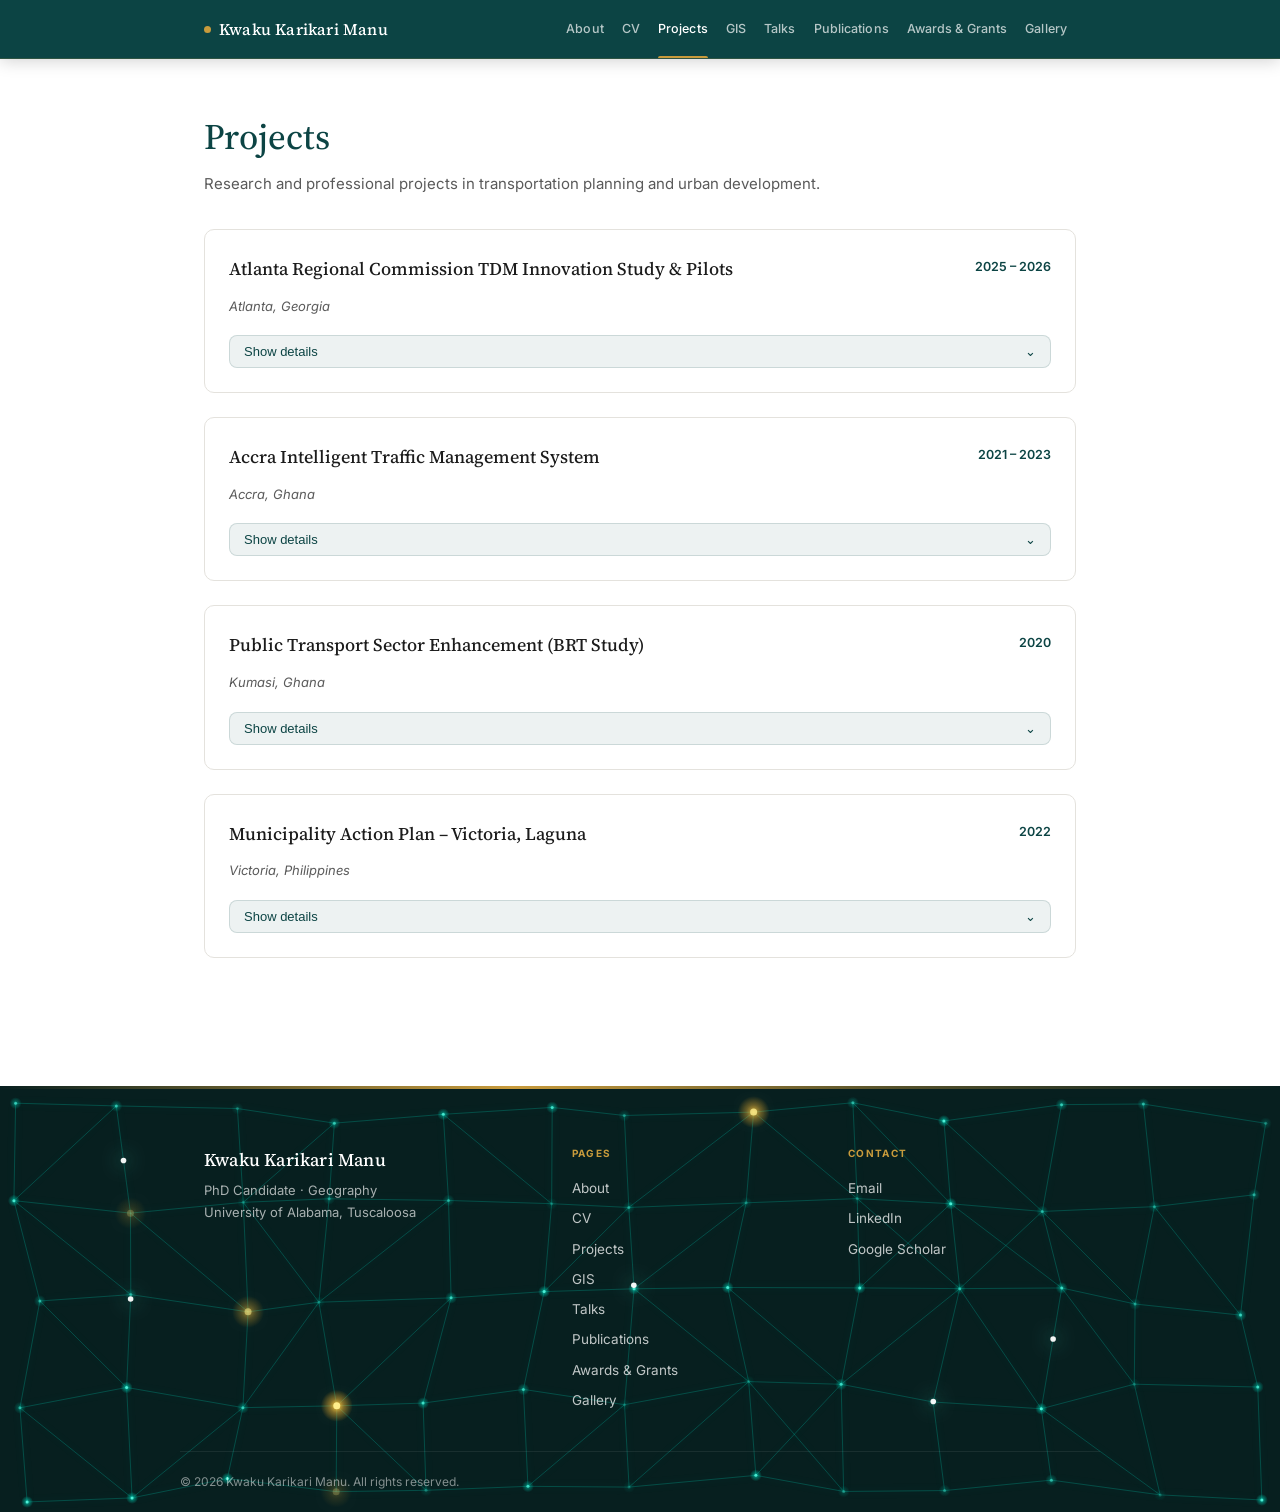
<file: projects.html>
<!DOCTYPE html>
<html lang="en">
<head>
  <meta charset="UTF-8">
  <meta name="viewport" content="width=device-width, initial-scale=1.0">
  <title>Projects · Kwaku Karikari Manu</title>
  <link rel="icon" type="image/svg+xml" href="favicon.svg">
  <link rel="stylesheet" href="assets/css/style.css">
  <link rel="stylesheet" href="assets/css/enhancements.css">
  <link rel="preconnect" href="https://fonts.googleapis.com">
  <link rel="preconnect" href="https://fonts.gstatic.com" crossorigin>
  <link href="https://fonts.googleapis.com/css2?family=Inter:wght@400;500;600;700&family=Source+Serif+4:opsz,wght@8..60,400;8..60,500&display=swap" rel="stylesheet">
</head>
<body>

<div id="progress-bar" aria-hidden="true"></div>

<div id="page-loader" aria-hidden="true">
  <div class="loader-inner">
    <div class="loader-circle"></div>
    <span class="loader-initials">KM</span>
  </div>
</div>

<nav class="navbar">
  <div class="container nav-inner">
    <a href="index.html" class="nav-brand">Kwaku Karikari Manu</a>
    <button class="nav-toggle" aria-label="Menu">&#9776;</button>
    <ul class="nav-links">
      <li><a href="index.html">About</a></li>
      <li><a href="cv.html">CV</a></li>
      <li><a href="projects.html" class="active">Projects</a></li>
      <li><a href="geospatial.html">GIS</a></li>
      <li><a href="talks.html">Talks</a></li>
      <li><a href="publications.html">Publications</a></li>
      <li><a href="awards.html">Awards &amp; Grants</a></li>
      <li><a href="gallery.html">Gallery</a></li>
    </ul>
  </div>
</nav>

<main class="container main-content">

  <h1 class="page-title">Projects</h1>
  <p class="page-subtitle">Research and professional projects in transportation planning and urban development.</p>

  <div class="project-list">

    <!-- ===== PROJECT 1: Atlanta TDM ===== -->
    <article class="project-item">
      <div class="project-header">
        <p class="project-title">Atlanta Regional Commission TDM Innovation Study &amp; Pilots</p>
        <span class="project-year">2025 – 2026</span>
      </div>
      <p class="project-location">Atlanta, Georgia</p>
      <button class="btn-details" aria-expanded="false">Show details <span class="chevron">&#8964;</span></button>

      <div class="project-details">
        <div class="project-section">
          <h3>Project Overview</h3>
          <p class="project-desc">This project supports the Atlanta Regional Commission in advancing its Transportation Demand Management (TDM) strategy through a series of innovative pilot programs. The initiative focuses on improving access to sustainable transportation options particularly for underserved and historically under-engaged communities.</p>
          <p class="project-desc">Working as part of a team at Toole Design Group, I contributed to the development and implementation of three targeted micropilots designed to test new approaches to outreach, behavior change, and multimodal commuting.</p>
        </div>

        <div class="project-section">
          <h3>Problem Statement</h3>
          <p class="project-desc">Traditional TDM programs often struggle to effectively reach:</p>
          <ul class="project-bullets">
            <li>Low-income communities</li>
            <li>Individuals with disabilities</li>
            <li>Suburban and rural populations</li>
            <li>Communities with limited transit access</li>
          </ul>
          <p class="project-desc">This project aimed to design and test community-centered and behavior-informed strategies to improve participation in sustainable transportation programs.</p>
        </div>

        <div class="project-section">
          <h3>My Role</h3>
          <ul class="project-bullets">
            <li>Led and supported community engagement initiatives to promote multimodal transportation and increase adoption of active mobility options</li>
            <li>Provided one-on-one travel behavior support, including personalized route planning and guided practice trips</li>
            <li>Delivered hands-on outreach and education through workshops, community events, and transportation training sessions</li>
            <li>Facilitated MyGCO platform training and demonstrations to improve user engagement with regional TDM tools</li>
          </ul>
        </div>

        <div class="project-tags">
          <span class="project-tag">TDM</span>
          <span class="project-tag">Active Mobility</span>
          <span class="project-tag">Community Engagement</span>
          <span class="project-tag">Multimodal Transportation</span>
          <span class="project-tag">Atlanta, GA</span>
        </div>
        <p class="project-link"><a href="https://tooledesign.com/project/arc-tdm-innovation-study-and-pilots-program/" target="_blank" rel="noopener">View project at Toole Design Group &rarr;</a></p>
      </div>
    </article>

    <!-- ===== PROJECT 2: Accra ITMS ===== -->
    <article class="project-item">
      <div class="project-header">
        <p class="project-title">Accra Intelligent Traffic Management System</p>
        <span class="project-year">2021 – 2023</span>
      </div>
      <p class="project-location">Accra, Ghana</p>
      <button class="btn-details" aria-expanded="false">Show details <span class="chevron">&#8964;</span></button>

      <div class="project-details">
        <div class="project-section">
          <h3>Project Overview</h3>
          <p class="project-desc">This project involved the implementation of an Intelligent Traffic Management System (ITMS) in Accra to improve urban mobility through real-time traffic monitoring and signal optimization. Led by the Department of Urban Roads, the initiative focused on enhancing the efficiency of major intersections and reducing congestion across key corridors in the Greater Accra Metropolitan Area.</p>
        </div>

        <div class="project-section">
          <h3>Problem Statement</h3>
          <p class="project-desc">Accra experiences severe and persistent traffic congestion due to:</p>
          <ul class="project-bullets">
            <li>Inefficient and manually operated traffic signal systems</li>
            <li>Rapid urban growth and increasing vehicle demand</li>
            <li>Limited real-time traffic monitoring and response capabilities</li>
            <li>Poor coordination across major intersections</li>
          </ul>
          <p class="project-desc">These challenges result in increased travel time, fuel consumption, and reduced overall network efficiency.</p>
        </div>

        <div class="project-section">
          <h3>My Role</h3>
          <ul class="project-bullets">
            <li>Supported traffic data collection and intersection analysis</li>
            <li>Assisted with monitoring traffic signal operations along key corridors</li>
            <li>Contributed to project coordination and implementation activities</li>
            <li>Supported planning efforts related to traffic flow improvement and congestion reduction</li>
          </ul>
        </div>

        <div class="project-tags">
          <span class="project-tag">Traffic Management</span>
          <span class="project-tag">Smart Infrastructure</span>
          <span class="project-tag">Urban Mobility</span>
          <span class="project-tag">Accra, Ghana</span>
        </div>
        <p class="project-link"><a href="https://dur.gov.gh/greater-accra-region/" target="_blank" rel="noopener">Department of Urban Roads &rarr;</a></p>
      </div>
    </article>

    <!-- ===== PROJECT 3: Kumasi BRT ===== -->
    <article class="project-item">
      <div class="project-header">
        <p class="project-title">Public Transport Sector Enhancement (BRT Study)</p>
        <span class="project-year">2020</span>
      </div>
      <p class="project-location">Kumasi, Ghana</p>
      <button class="btn-details" aria-expanded="false">Show details <span class="chevron">&#8964;</span></button>

      <div class="project-details">
        <div class="project-section">
          <h3>Project Overview</h3>
          <p class="project-desc">This project focused on improving public transportation in Kumasi through the development of a Bus Rapid Transit (BRT) system. The initiative aimed to address increasing travel demand and enhance the efficiency and reliability of urban transport services. This project was conducted by  ROM Transportation Engineering Limited.</p>
        </div>

        <div class="project-section">
          <h3>Problem Statement</h3>
          <p class="project-desc">Rapid urban growth in Kumasi has led to increased travel demand and congestion, while existing transport systems face several challenges:</p>
          <ul class="project-bullets">
            <li>Limited capacity of current public transport systems</li>
            <li>Heavy reliance on informal paratransit services</li>
            <li>Inefficient routing and operational structures</li>
            <li>Lack of data-driven planning for future mobility needs</li>
          </ul>
          <p class="project-desc">This project aimed to develop a structured, high-capacity transport system supported by data, planning, and institutional coordination.</p>
        </div>

        <div class="project-section">
          <h3>My Role</h3>
          <ul class="project-bullets">
            <li>Supported the feasibility study for a Bus Rapid Transit (BRT) system</li>
            <li>Conducted traffic counts and mobility data collection across key urban corridors</li>
            <li>Produced transport network maps and route analyses to support planning decisions</li>
            <li>Assisted with public transport system assessment and planning</li>
            <li>Participated in stakeholder engagement and coordination activities</li>
          </ul>
        </div>

        <div class="project-tags">
          <span class="project-tag">Bus Rapid Transit</span>
          <span class="project-tag">Feasibility Study</span>
          <span class="project-tag">Traffic Analysis</span>
          <span class="project-tag">Transport Mapping</span>
          <span class="project-tag">Kumasi, Ghana</span>
        </div>
        <p class="project-link"><a href="https://www.rom-transport.com/projects" target="_blank" rel="noopener">View projects at ROM Transportation Engineering &rarr;</a></p>
      </div>
    </article>

    <!-- ===== PROJECT 4: Victoria, Laguna ===== -->
    <article class="project-item">
      <div class="project-header">
        <p class="project-title">Municipality Action Plan &ndash; Victoria, Laguna</p>
        <span class="project-year">2022</span>
      </div>
      <p class="project-location">Victoria, Philippines</p>
      <button class="btn-details" aria-expanded="false">Show details <span class="chevron">&#8964;</span></button>

      <div class="project-details">
        <div class="project-section">
          <h3>Project Overview</h3>
          <p class="project-desc">This project involved the development of an integrated action plan for the Municipality of Victoria, Laguna, aimed at promoting sustainable urban development across social, economic, and environmental dimensions. The work was conducted as part of an international, multidisciplinary planning team under the IHS Sustainable Urban Development program.</p>
          <p class="project-desc">The project combined policy analysis, stakeholder engagement, and strategic planning to address key development challenges in a rapidly growing, agriculture-based municipality.</p>
        </div>

        <div class="project-section">
          <h3>Problem Statement</h3>
          <p class="project-desc">Victoria faces interconnected development challenges, including:</p>
          <ul class="project-bullets">
            <li>Poor household waste management and low participation in waste segregation</li>
            <li>Limited economic opportunities, particularly for youth and returning workers</li>
            <li>Environmental degradation, especially water pollution in Laguna Lake</li>
          </ul>
          <p class="project-desc">These issues contribute to unsustainable urban growth and declining environmental and economic resilience.</p>
        </div>

        <div class="project-section">
          <h3>My Role</h3>
          <ul class="project-bullets">
            <li>Contributed to the Social Planning Team, focusing on community behavior and waste management strategies</li>
            <li>Conducted problem analysis and stakeholder mapping to identify barriers to effective waste segregation</li>
            <li>Supported the design of a community-based incentive system to improve household waste practices</li>
            <li>Participated in participatory planning sessions and strategy development workshops</li>
            <li>Contributed to the development of implementation timelines, monitoring frameworks, and action plans</li>
          </ul>
        </div>

        <div class="project-tags">
          <span class="project-tag">Sustainable Urban Development</span>
          <span class="project-tag">Stakeholder Engagement</span>
          <span class="project-tag">Social Planning</span>
          <span class="project-tag">Action Planning</span>
          <span class="project-tag">Philippines</span>
        </div>
      </div>
    </article>

  </div>

</main>

<footer class="footer">
  <div class="footer-canvas-panel" aria-hidden="true"><canvas id="footer-network"></canvas></div>
  <div class="container footer-inner">
    <div class="footer-col">
      <p class="footer-name">Kwaku Karikari Manu</p>
      <p class="footer-sub">PhD Candidate · Geography<br>University of Alabama, Tuscaloosa</p>
    </div>
    <div class="footer-col">
      <p class="footer-col-label">Pages</p>
      <nav class="footer-nav">
        <a href="index.html">About</a>
        <a href="cv.html">CV</a>
        <a href="projects.html">Projects</a>
        <a href="geospatial.html">GIS</a>
        <a href="talks.html">Talks</a>
        <a href="publications.html">Publications</a>
        <a href="awards.html">Awards &amp; Grants</a>
        <a href="gallery.html">Gallery</a>
      </nav>
    </div>
    <div class="footer-col">
      <p class="footer-col-label">Contact</p>
      <div class="footer-contact">
        <a href="mailto:mkwakukarikari@gmail.com">Email</a>
        <a href="https://www.linkedin.com/in/kwakukarikarimanu/" target="_blank" rel="noopener">LinkedIn</a>
        <a href="https://scholar.google.com/citations?user=uLXfSa0AAAAJ&hl=en" target="_blank" rel="noopener">Google Scholar</a>
      </div>
    </div>
  </div>
  <div class="footer-bottom container">
    <p class="footer-copy">&copy; <span id="year"></span> Kwaku Karikari Manu. All rights reserved.</p>
  </div>
</footer>

<button id="back-to-top" aria-label="Back to top">
  <svg viewBox="0 0 24 24" fill="none" stroke="currentColor" stroke-width="2.5" stroke-linecap="round" stroke-linejoin="round"><polyline points="18 15 12 9 6 15"/></svg>
</button>
<script src="assets/js/main.js"></script>
<script src="assets/js/enhancements.js"></script>
<script src="assets/js/citynetwork.js"></script>
<script>
  document.querySelectorAll('.btn-details').forEach(function(btn) {
    btn.addEventListener('click', function() {
      var details = this.nextElementSibling;
      var open = details.classList.toggle('open');
      this.classList.toggle('open', open);
      this.setAttribute('aria-expanded', open);
      this.innerHTML = (open ? 'Hide details' : 'Show details') + ' <span class="chevron">' + (open ? '&#8963;' : '&#8964;') + '</span>';
    });
  });
</script>
</body>
</html>
</file>
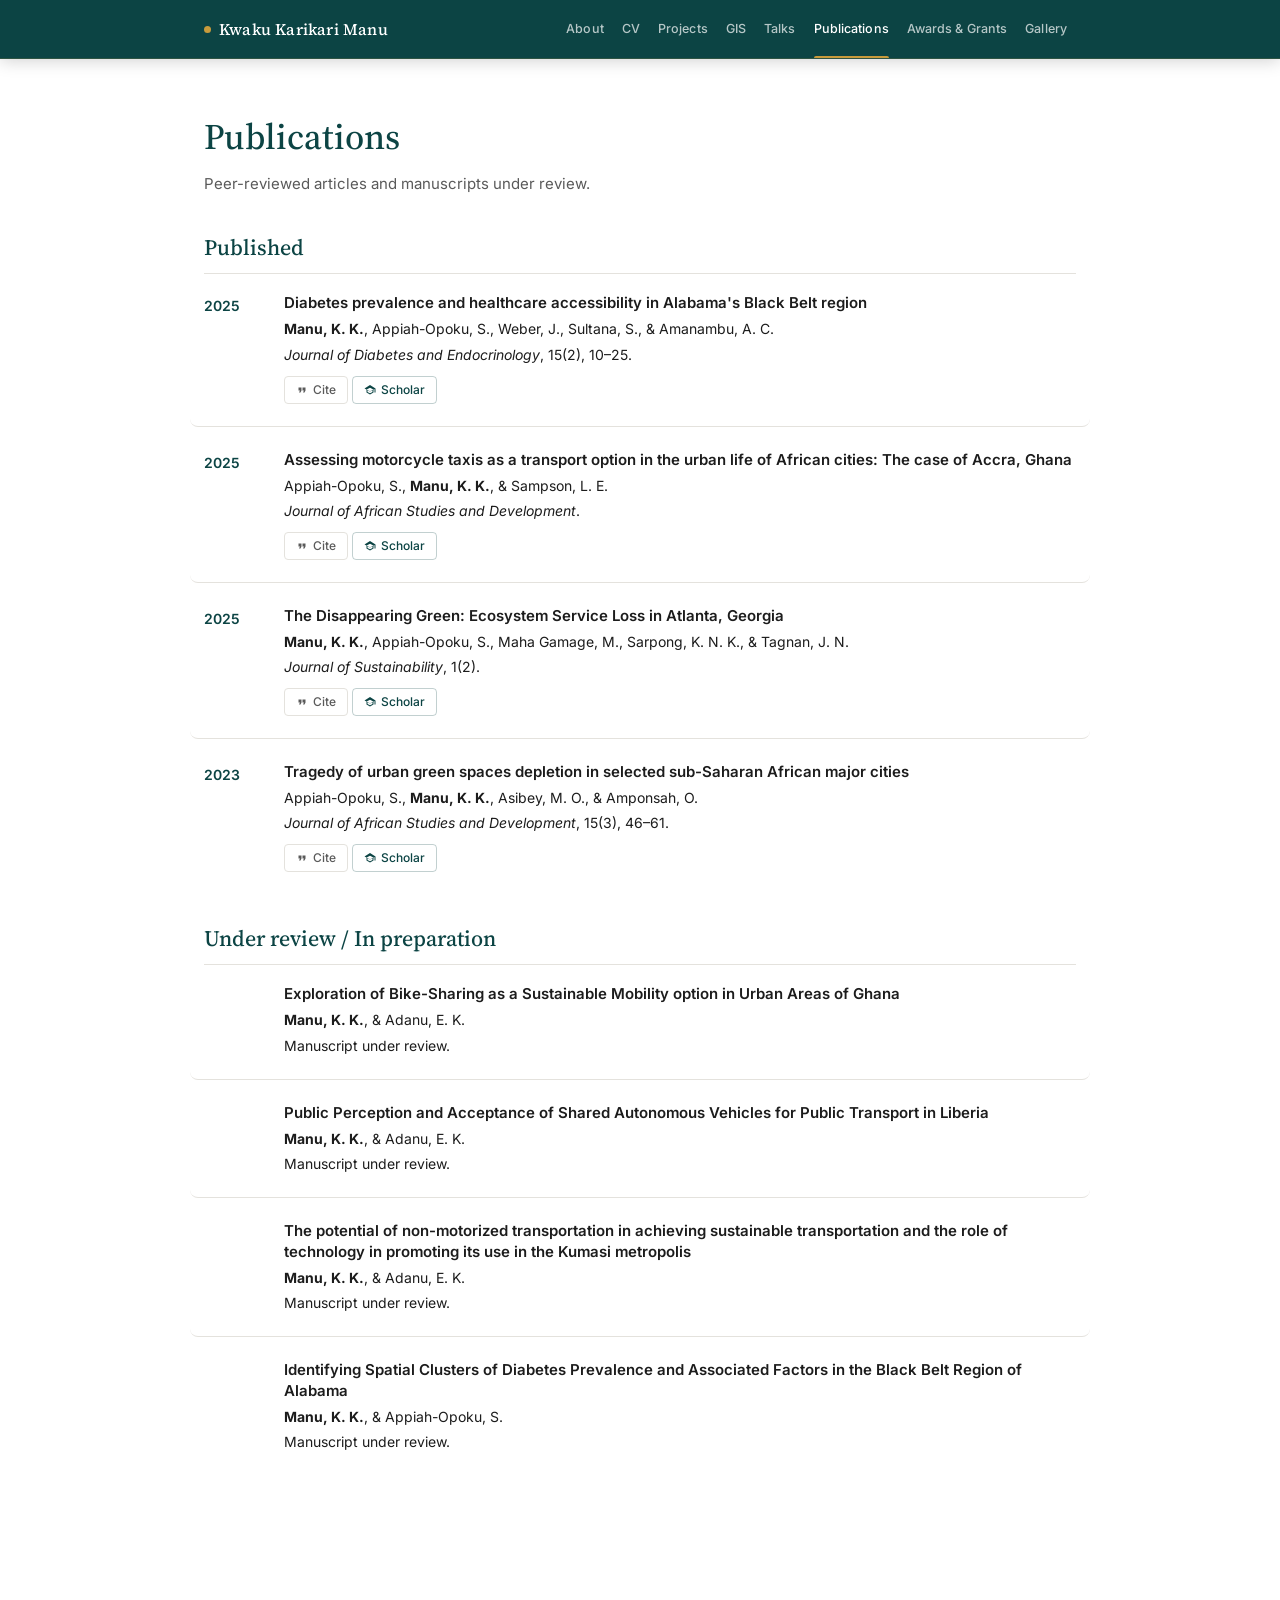
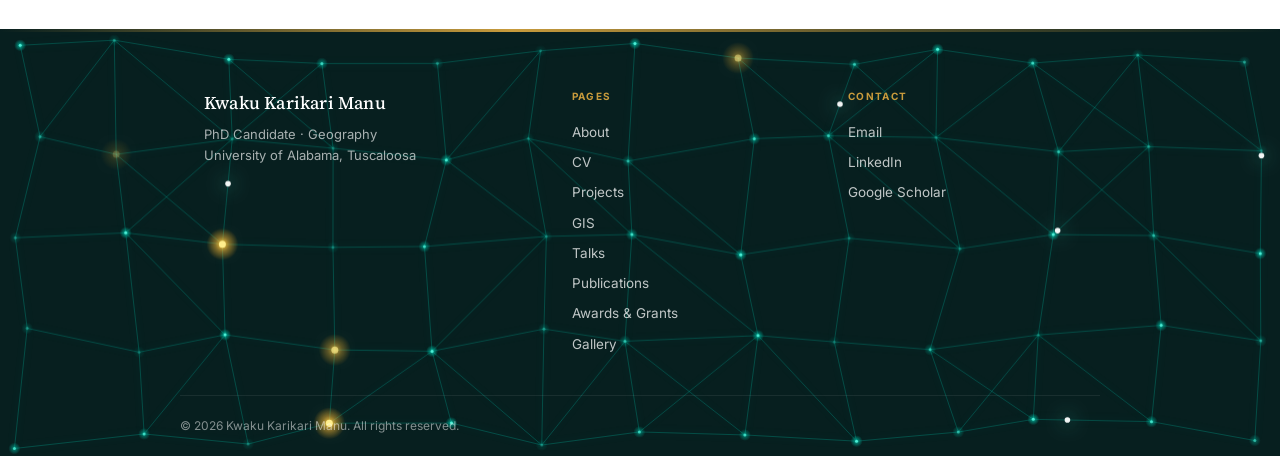
<file: publications.html>
<!DOCTYPE html>
<html lang="en">
<head>
<meta charset="UTF-8">
<meta name="viewport" content="width=device-width, initial-scale=1.0">
<title>Publications · Kwaku Karikari Manu</title>
<link rel="icon" type="image/svg+xml" href="favicon.svg">
<link rel="stylesheet" href="assets/css/style.css">
<link rel="stylesheet" href="assets/css/enhancements.css">
<link rel="preconnect" href="https://fonts.googleapis.com">
<link rel="preconnect" href="https://fonts.gstatic.com" crossorigin>
<link href="https://fonts.googleapis.com/css2?family=Inter:wght@400;500;600;700&family=Source+Serif+4:opsz,wght@8..60,400;8..60,500&display=swap" rel="stylesheet">
</head>
<body>

<div id="progress-bar" aria-hidden="true"></div>

<div id="page-loader" aria-hidden="true">
  <div class="loader-inner">
    <div class="loader-circle"></div>
    <span class="loader-initials">KM</span>
  </div>
</div>

<nav class="navbar">
  <div class="container nav-inner">
    <a href="index.html" class="nav-brand">Kwaku Karikari Manu</a>
    <button class="nav-toggle" aria-label="Menu">&#9776;</button>
    <ul class="nav-links">
      <li><a href="index.html">About</a></li>
      <li><a href="cv.html">CV</a></li>
      <li><a href="projects.html">Projects</a></li>
      <li><a href="geospatial.html">GIS</a></li>
      <li><a href="talks.html">Talks</a></li>
      <li><a href="publications.html" class="active">Publications</a></li>
      <li><a href="awards.html">Awards &amp; Grants</a></li>
      <li><a href="gallery.html">Gallery</a></li>
    </ul>
  </div>
</nav>

<main class="container main-content">

  <h1 class="page-title">Publications</h1>
  <p class="page-subtitle">Peer-reviewed articles and manuscripts under review.</p>

  <section class="section">
    <h2>Published</h2>
    <div class="pub-list">

      <article class="pub-item" data-cite="Manu, K. K., Appiah-Opoku, S., Weber, J., Sultana, S., &amp; Amanambu, A. C. (2025). Diabetes prevalence and healthcare accessibility in Alabama's Black Belt region. Journal of Diabetes and Endocrinology, 15(2), 10–25.">
        <div class="pub-year">2025</div>
        <div class="pub-content">
          <p class="pub-title">Diabetes prevalence and healthcare accessibility in Alabama's Black Belt region</p>
          <p class="pub-authors"><strong>Manu, K. K.</strong>, Appiah-Opoku, S., Weber, J., Sultana, S., &amp; Amanambu, A. C.</p>
          <p class="pub-venue"><em>Journal of Diabetes and Endocrinology</em>, 15(2), 10–25.</p>
          <div class="pub-actions">
            <button class="btn-cite" aria-label="Copy APA citation"><svg viewBox="0 0 24 24" width="12" height="12" fill="currentColor" aria-hidden="true"><path d="M6 17h3l2-4V7H5v6h3zm8 0h3l2-4V7h-6v6h3z"/></svg>Cite</button>
            <a class="btn-scholar" href="https://scholar.google.com/scholar?q=Diabetes+prevalence+and+healthcare+accessibility+in+Alabama%27s+Black+Belt+region" target="_blank" rel="noopener" aria-label="View on Google Scholar"><svg viewBox="0 0 24 24" width="12" height="12" fill="currentColor" aria-hidden="true"><path d="M12 2L1 9l4 2.18v6L12 21l7-3.82v-6l2-1.09V17h2V9zm6.82 9L12 14.72 5.18 11 12 7.27zM17 15.99l-5 2.73-5-2.73v-3.72L12 15l5-2.73z"/></svg>Scholar</a>
          </div>
        </div>
      </article>

      <article class="pub-item" data-cite="Appiah-Opoku, S., Manu, K. K., &amp; Sampson, L. E. (2025). Assessing motorcycle taxis as a transport option in the urban life of African cities: The case of Accra, Ghana. Journal of African Studies and Development.">
        <div class="pub-year">2025</div>
        <div class="pub-content">
          <p class="pub-title">Assessing motorcycle taxis as a transport option in the urban life of African cities: The case of Accra, Ghana</p>
          <p class="pub-authors">Appiah-Opoku, S., <strong>Manu, K. K.</strong>, &amp; Sampson, L. E.</p>
          <p class="pub-venue"><em>Journal of African Studies and Development</em>.</p>
          <div class="pub-actions">
            <button class="btn-cite" aria-label="Copy APA citation"><svg viewBox="0 0 24 24" width="12" height="12" fill="currentColor" aria-hidden="true"><path d="M6 17h3l2-4V7H5v6h3zm8 0h3l2-4V7h-6v6h3z"/></svg>Cite</button>
            <a class="btn-scholar" href="https://scholar.google.com/scholar?q=Assessing+motorcycle+taxis+as+a+transport+option+in+the+urban+life+of+African+cities+Accra+Ghana" target="_blank" rel="noopener" aria-label="View on Google Scholar"><svg viewBox="0 0 24 24" width="12" height="12" fill="currentColor" aria-hidden="true"><path d="M12 2L1 9l4 2.18v6L12 21l7-3.82v-6l2-1.09V17h2V9zm6.82 9L12 14.72 5.18 11 12 7.27zM17 15.99l-5 2.73-5-2.73v-3.72L12 15l5-2.73z"/></svg>Scholar</a>
          </div>
        </div>
      </article>

      <article class="pub-item" data-cite="Manu, K. K., Appiah-Opoku, S., Maha Gamage, M., Sarpong, K. N. K., &amp; Tagnan, J. N. (2025). The Disappearing Green: Ecosystem Service Loss in Atlanta, Georgia. Journal of Sustainability, 1(2).">
        <div class="pub-year">2025</div>
        <div class="pub-content">
          <p class="pub-title">The Disappearing Green: Ecosystem Service Loss in Atlanta, Georgia</p>
          <p class="pub-authors"><strong>Manu, K. K.</strong>, Appiah-Opoku, S., Maha Gamage, M., Sarpong, K. N. K., &amp; Tagnan, J. N.</p>
          <p class="pub-venue"><em>Journal of Sustainability</em>, 1(2).</p>
          <div class="pub-actions">
            <button class="btn-cite" aria-label="Copy APA citation"><svg viewBox="0 0 24 24" width="12" height="12" fill="currentColor" aria-hidden="true"><path d="M6 17h3l2-4V7H5v6h3zm8 0h3l2-4V7h-6v6h3z"/></svg>Cite</button>
            <a class="btn-scholar" href="https://scholar.google.com/scholar?q=The+Disappearing+Green+Ecosystem+Service+Loss+in+Atlanta+Georgia" target="_blank" rel="noopener" aria-label="View on Google Scholar"><svg viewBox="0 0 24 24" width="12" height="12" fill="currentColor" aria-hidden="true"><path d="M12 2L1 9l4 2.18v6L12 21l7-3.82v-6l2-1.09V17h2V9zm6.82 9L12 14.72 5.18 11 12 7.27zM17 15.99l-5 2.73-5-2.73v-3.72L12 15l5-2.73z"/></svg>Scholar</a>
          </div>
        </div>
      </article>

      <article class="pub-item" data-cite="Appiah-Opoku, S., Manu, K. K., Asibey, M. O., &amp; Amponsah, O. (2023). Tragedy of urban green spaces depletion in selected sub-Saharan African major cities. Journal of African Studies and Development, 15(3), 46–61.">
        <div class="pub-year">2023</div>
        <div class="pub-content">
          <p class="pub-title">Tragedy of urban green spaces depletion in selected sub-Saharan African major cities</p>
          <p class="pub-authors">Appiah-Opoku, S., <strong>Manu, K. K.</strong>, Asibey, M. O., &amp; Amponsah, O.</p>
          <p class="pub-venue"><em>Journal of African Studies and Development</em>, 15(3), 46–61.</p>
          <div class="pub-actions">
            <button class="btn-cite" aria-label="Copy APA citation"><svg viewBox="0 0 24 24" width="12" height="12" fill="currentColor" aria-hidden="true"><path d="M6 17h3l2-4V7H5v6h3zm8 0h3l2-4V7h-6v6h3z"/></svg>Cite</button>
            <a class="btn-scholar" href="https://scholar.google.com/scholar?q=Tragedy+of+urban+green+spaces+depletion+in+selected+sub-Saharan+African+major+cities" target="_blank" rel="noopener" aria-label="View on Google Scholar"><svg viewBox="0 0 24 24" width="12" height="12" fill="currentColor" aria-hidden="true"><path d="M12 2L1 9l4 2.18v6L12 21l7-3.82v-6l2-1.09V17h2V9zm6.82 9L12 14.72 5.18 11 12 7.27zM17 15.99l-5 2.73-5-2.73v-3.72L12 15l5-2.73z"/></svg>Scholar</a>
          </div>
        </div>
      </article>

    </div>
  </section>

  <section class="section">
    <h2>Under review / In preparation</h2>
    <div class="pub-list">

      <article class="pub-item">
        <div class="pub-year"></div>
        <div class="pub-content">
          <p class="pub-title">Exploration of Bike-Sharing as a Sustainable Mobility option in Urban Areas of Ghana</p>
          <p class="pub-authors"><strong>Manu, K. K.</strong>, &amp; Adanu, E. K.</p>
          <p class="pub-venue">Manuscript under review.</p>
        </div>
      </article>

      <article class="pub-item">
        <div class="pub-year"></div>
        <div class="pub-content">
          <p class="pub-title">Public Perception and Acceptance of Shared Autonomous Vehicles for Public Transport in Liberia</p>
          <p class="pub-authors"><strong>Manu, K. K.</strong>, &amp; Adanu, E. K.</p>
          <p class="pub-venue">Manuscript under review.</p>
        </div>
      </article>

      <article class="pub-item">
        <div class="pub-year"></div>
        <div class="pub-content">
          <p class="pub-title">The potential of non-motorized transportation in achieving sustainable transportation and the role of technology in promoting its use in the Kumasi metropolis</p>
          <p class="pub-authors"><strong>Manu, K. K.</strong>, &amp; Adanu, E. K.</p>
          <p class="pub-venue">Manuscript under review.</p>
        </div>
      </article>
        <article class="pub-item">
        <div class="pub-year"></div>
        <div class="pub-content">
          <p class="pub-title">Identifying Spatial Clusters of Diabetes Prevalence and Associated Factors in the Black Belt Region of Alabama</p>
          <p class="pub-authors"><strong>Manu, K. K.</strong>, &amp; Appiah-Opoku, S.</p>
          <p class="pub-venue">Manuscript under review.</p>
        </div>
      </article>

    </div>
  </section>

</main>

<footer class="footer">
  <div class="footer-canvas-panel" aria-hidden="true"><canvas id="footer-network"></canvas></div>
  <div class="container footer-inner">
    <div class="footer-col">
      <p class="footer-name">Kwaku Karikari Manu</p>
      <p class="footer-sub">PhD Candidate · Geography<br>University of Alabama, Tuscaloosa</p>
    </div>
    <div class="footer-col">
      <p class="footer-col-label">Pages</p>
      <nav class="footer-nav">
        <a href="index.html">About</a>
        <a href="cv.html">CV</a>
        <a href="projects.html">Projects</a>
        <a href="geospatial.html">GIS</a>
        <a href="talks.html">Talks</a>
        <a href="publications.html">Publications</a>
        <a href="awards.html">Awards &amp; Grants</a>
        <a href="gallery.html">Gallery</a>
      </nav>
    </div>
    <div class="footer-col">
      <p class="footer-col-label">Contact</p>
      <div class="footer-contact">
        <a href="mailto:mkwakukarikari@gmail.com">Email</a>
        <a href="https://www.linkedin.com/in/kwakukarikarimanu/" target="_blank" rel="noopener">LinkedIn</a>
        <a href="https://scholar.google.com/citations?user=uLXfSa0AAAAJ&hl=en" target="_blank" rel="noopener">Google Scholar</a>
      </div>
    </div>
  </div>
  <div class="footer-bottom container">
    <p class="footer-copy">&copy; <span id="year"></span> Kwaku Karikari Manu. All rights reserved.</p>
  </div>
</footer>

<button id="back-to-top" aria-label="Back to top">
  <svg viewBox="0 0 24 24" fill="none" stroke="currentColor" stroke-width="2.5" stroke-linecap="round" stroke-linejoin="round"><polyline points="18 15 12 9 6 15"/></svg>
</button>
<script src="assets/js/main.js"></script>
<script src="assets/js/enhancements.js"></script>
<script src="assets/js/citynetwork.js"></script>
</body>
</html>
</file>
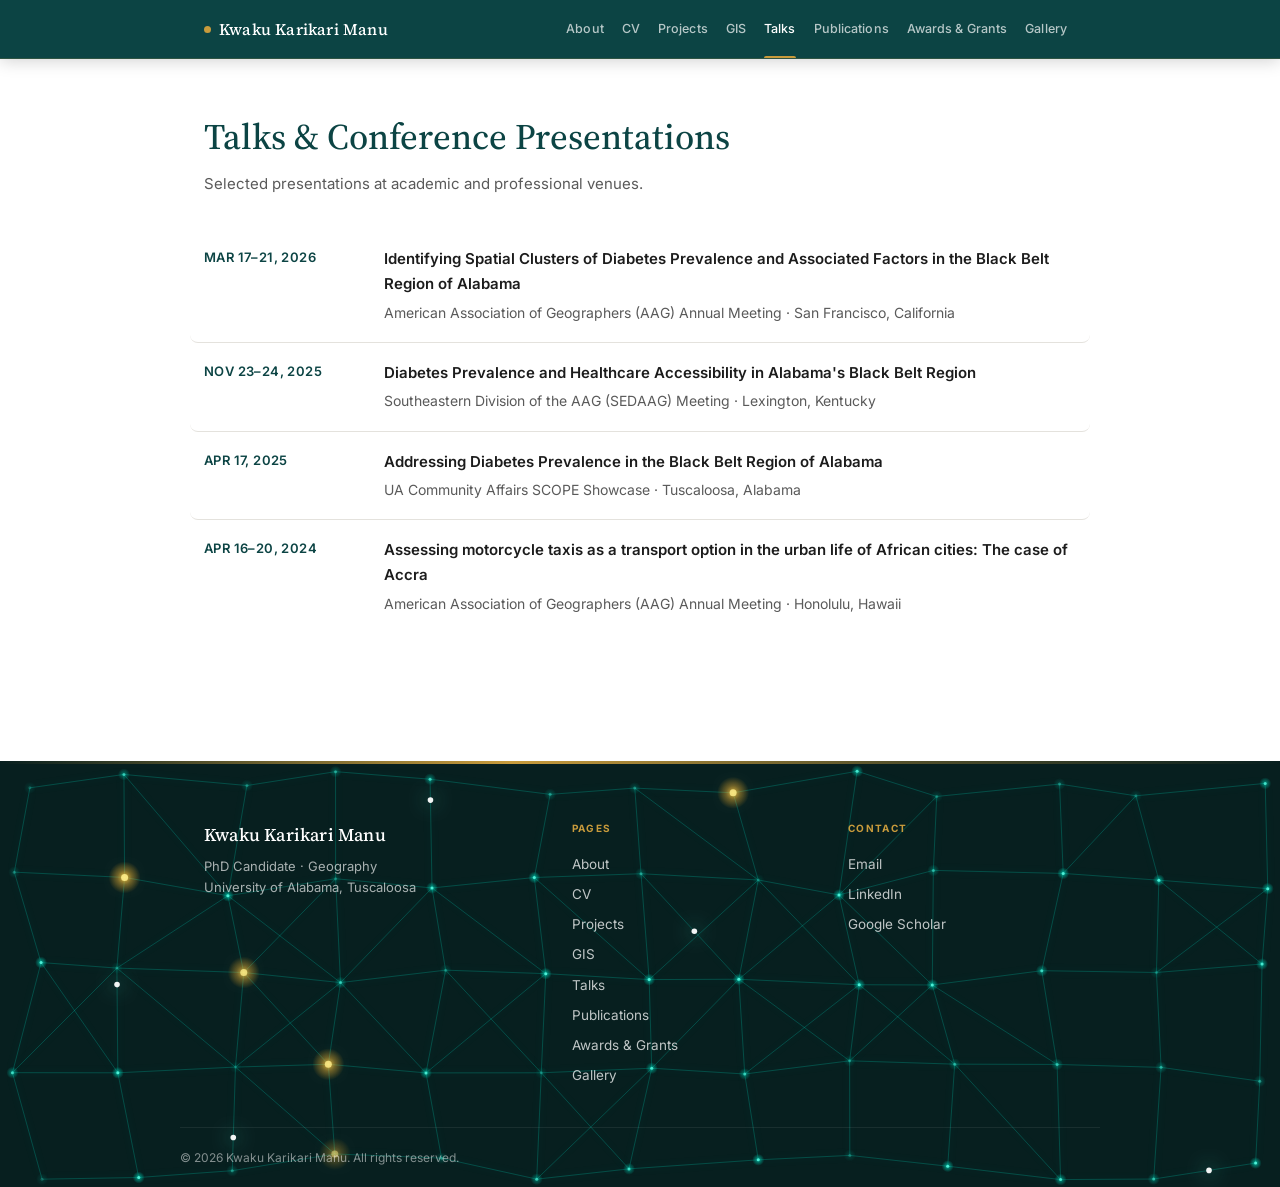
<file: talks.html>
<!DOCTYPE html>
<html lang="en">
<head>
<meta charset="UTF-8">
<meta name="viewport" content="width=device-width, initial-scale=1.0">
<title>Talks · Kwaku Karikari Manu</title>
<link rel="icon" type="image/svg+xml" href="favicon.svg">
<link rel="stylesheet" href="assets/css/style.css">
<link rel="stylesheet" href="assets/css/enhancements.css">
<link rel="preconnect" href="https://fonts.googleapis.com">
<link rel="preconnect" href="https://fonts.gstatic.com" crossorigin>
<link href="https://fonts.googleapis.com/css2?family=Inter:wght@400;500;600;700&family=Source+Serif+4:opsz,wght@8..60,400;8..60,500&display=swap" rel="stylesheet">
</head>
<body>

<div id="progress-bar" aria-hidden="true"></div>

<div id="page-loader" aria-hidden="true">
  <div class="loader-inner">
    <div class="loader-circle"></div>
    <span class="loader-initials">KM</span>
  </div>
</div>

<nav class="navbar">
  <div class="container nav-inner">
    <a href="index.html" class="nav-brand">Kwaku Karikari Manu</a>
    <button class="nav-toggle" aria-label="Menu">&#9776;</button>
    <ul class="nav-links">
      <li><a href="index.html">About</a></li>
      <li><a href="cv.html">CV</a></li>
      <li><a href="projects.html">Projects</a></li>
      <li><a href="geospatial.html">GIS</a></li>
      <li><a href="talks.html" class="active">Talks</a></li>
      <li><a href="publications.html">Publications</a></li>
      <li><a href="awards.html">Awards &amp; Grants</a></li>
      <li><a href="gallery.html">Gallery</a></li>
    </ul>
  </div>
</nav>

<main class="container main-content">

  <h1 class="page-title">Talks &amp; Conference Presentations</h1>
  <p class="page-subtitle">Selected presentations at academic and professional venues.</p>

  <div class="talk-list">

    <article class="talk-item">
      <div class="talk-date">Mar 17–21, 2026</div>
      <div class="talk-body">
        <p class="talk-title">Identifying Spatial Clusters of Diabetes Prevalence and Associated Factors in the Black Belt Region of Alabama</p>
        <p class="talk-venue">American Association of Geographers (AAG) Annual Meeting · San Francisco, California</p>
      </div>
    </article>

    <article class="talk-item">
      <div class="talk-date">Nov 23–24, 2025</div>
      <div class="talk-body">
        <p class="talk-title">Diabetes Prevalence and Healthcare Accessibility in Alabama's Black Belt Region</p>
        <p class="talk-venue">Southeastern Division of the AAG (SEDAAG) Meeting · Lexington, Kentucky</p>
      </div>
    </article>

    <article class="talk-item">
      <div class="talk-date">Apr 17, 2025</div>
      <div class="talk-body">
        <p class="talk-title">Addressing Diabetes Prevalence in the Black Belt Region of Alabama</p>
        <p class="talk-venue">UA Community Affairs SCOPE Showcase · Tuscaloosa, Alabama</p>
      </div>
    </article>

    <article class="talk-item">
      <div class="talk-date">Apr 16–20, 2024</div>
      <div class="talk-body">
        <p class="talk-title">Assessing motorcycle taxis as a transport option in the urban life of African cities: The case of Accra</p>
        <p class="talk-venue">American Association of Geographers (AAG) Annual Meeting · Honolulu, Hawaii</p>
      </div>
    </article>

  </div>

</main>

<footer class="footer">
  <div class="footer-canvas-panel" aria-hidden="true"><canvas id="footer-network"></canvas></div>
  <div class="container footer-inner">
    <div class="footer-col">
      <p class="footer-name">Kwaku Karikari Manu</p>
      <p class="footer-sub">PhD Candidate · Geography<br>University of Alabama, Tuscaloosa</p>
    </div>
    <div class="footer-col">
      <p class="footer-col-label">Pages</p>
      <nav class="footer-nav">
        <a href="index.html">About</a>
        <a href="cv.html">CV</a>
        <a href="projects.html">Projects</a>
        <a href="geospatial.html">GIS</a>
        <a href="talks.html">Talks</a>
        <a href="publications.html">Publications</a>
        <a href="awards.html">Awards &amp; Grants</a>
        <a href="gallery.html">Gallery</a>
      </nav>
    </div>
    <div class="footer-col">
      <p class="footer-col-label">Contact</p>
      <div class="footer-contact">
        <a href="mailto:mkwakukarikari@gmail.com">Email</a>
        <a href="https://www.linkedin.com/in/kwakukarikarimanu/" target="_blank" rel="noopener">LinkedIn</a>
        <a href="https://scholar.google.com/citations?user=uLXfSa0AAAAJ&hl=en" target="_blank" rel="noopener">Google Scholar</a>
      </div>
    </div>
  </div>
  <div class="footer-bottom container">
    <p class="footer-copy">&copy; <span id="year"></span> Kwaku Karikari Manu. All rights reserved.</p>
  </div>
</footer>

<button id="back-to-top" aria-label="Back to top">
  <svg viewBox="0 0 24 24" fill="none" stroke="currentColor" stroke-width="2.5" stroke-linecap="round" stroke-linejoin="round"><polyline points="18 15 12 9 6 15"/></svg>
</button>
<script src="assets/js/main.js"></script>
<script src="assets/js/enhancements.js"></script>
<script src="assets/js/citynetwork.js"></script>
</body>
</html>
</file>
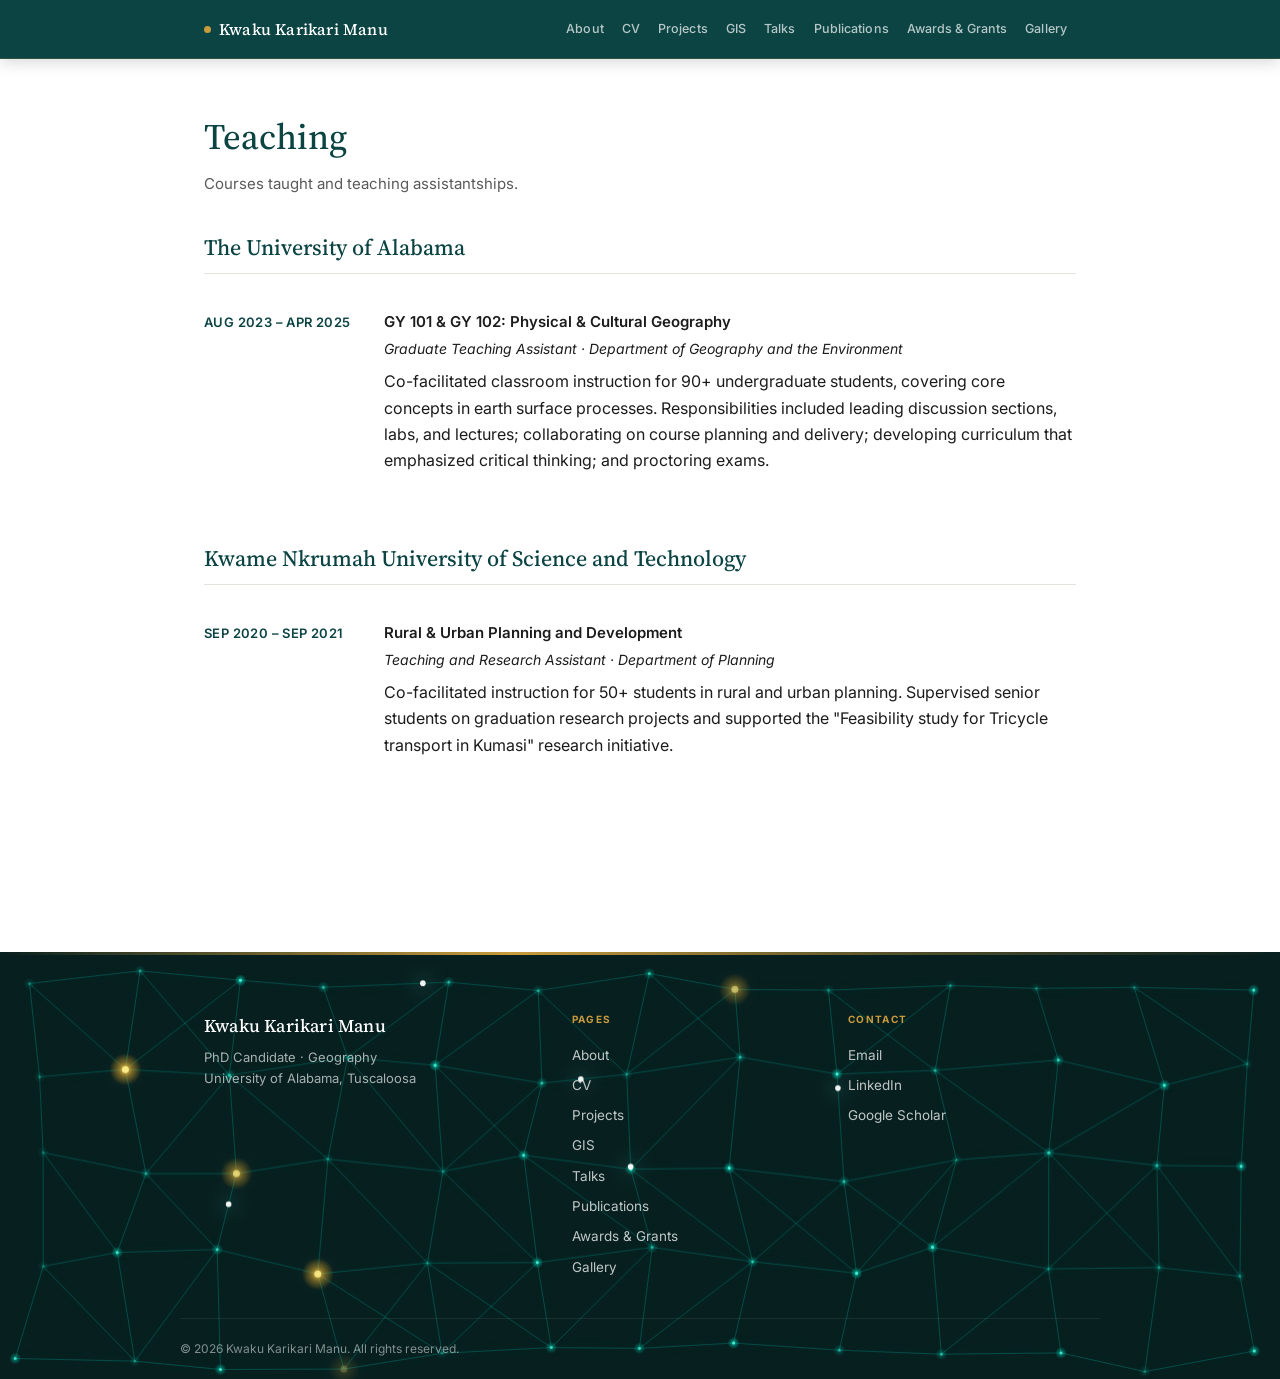
<file: teaching.html>
<!DOCTYPE html>
<html lang="en">
<head>
<meta charset="UTF-8">
<meta name="viewport" content="width=device-width, initial-scale=1.0">
<title>Teaching · Kwaku Karikari Manu</title>
<link rel="icon" type="image/svg+xml" href="favicon.svg">
<link rel="stylesheet" href="assets/css/style.css">
<link rel="stylesheet" href="assets/css/enhancements.css">
<link rel="preconnect" href="https://fonts.googleapis.com">
<link rel="preconnect" href="https://fonts.gstatic.com" crossorigin>
<link href="https://fonts.googleapis.com/css2?family=Inter:wght@400;500;600;700&family=Source+Serif+4:opsz,wght@8..60,400;8..60,500&display=swap" rel="stylesheet">
</head>
<body>

<div id="progress-bar" aria-hidden="true"></div>

<div id="page-loader" aria-hidden="true">
  <div class="loader-inner">
    <div class="loader-circle"></div>
    <span class="loader-initials">KM</span>
  </div>
</div>

<nav class="navbar">
  <div class="container nav-inner">
    <a href="index.html" class="nav-brand">Kwaku Karikari Manu</a>
    <button class="nav-toggle" aria-label="Menu">&#9776;</button>
    <ul class="nav-links">
      <li><a href="index.html">About</a></li>
      <li><a href="cv.html">CV</a></li>
      <li><a href="projects.html">Projects</a></li>
      <li><a href="geospatial.html">GIS</a></li>
      <li><a href="talks.html">Talks</a></li>
      <li><a href="publications.html">Publications</a></li>
      <li><a href="awards.html">Awards &amp; Grants</a></li>
      <li><a href="gallery.html">Gallery</a></li>
    </ul>
  </div>
</nav>

<main class="container main-content">

  <h1 class="page-title">Teaching</h1>
  <p class="page-subtitle">Courses taught and teaching assistantships.</p>

  <section class="section">
    <h2>The University of Alabama</h2>

    <div class="cv-item">
      <div class="cv-date">Aug 2023 – Apr 2025</div>
      <div class="cv-body">
        <p class="cv-title">GY 101 &amp; GY 102: Physical &amp; Cultural Geography</p>
        <p class="cv-org">Graduate Teaching Assistant · Department of Geography and the Environment</p>
        <p>Co-facilitated classroom instruction for 90+ undergraduate students, covering core concepts in earth surface processes. Responsibilities included leading discussion sections, labs, and lectures; collaborating on course planning and delivery; developing curriculum that emphasized critical thinking; and proctoring exams.</p>
      </div>
    </div>
  </section>

  <section class="section">
    <h2>Kwame Nkrumah University of Science and Technology</h2>

    <div class="cv-item">
      <div class="cv-date">Sep 2020 – Sep 2021</div>
      <div class="cv-body">
        <p class="cv-title">Rural &amp; Urban Planning and Development</p>
        <p class="cv-org">Teaching and Research Assistant · Department of Planning</p>
        <p>Co-facilitated instruction for 50+ students in rural and urban planning. Supervised senior students on graduation research projects and supported the "Feasibility study for Tricycle transport in Kumasi" research initiative.</p>
      </div>
    </div>
  </section>

</main>

<footer class="footer">
  <div class="footer-canvas-panel" aria-hidden="true"><canvas id="footer-network"></canvas></div>
  <div class="container footer-inner">
    <div class="footer-col">
      <p class="footer-name">Kwaku Karikari Manu</p>
      <p class="footer-sub">PhD Candidate · Geography<br>University of Alabama, Tuscaloosa</p>
    </div>
    <div class="footer-col">
      <p class="footer-col-label">Pages</p>
      <nav class="footer-nav">
        <a href="index.html">About</a>
        <a href="cv.html">CV</a>
        <a href="projects.html">Projects</a>
        <a href="geospatial.html">GIS</a>
        <a href="talks.html">Talks</a>
        <a href="publications.html">Publications</a>
        <a href="awards.html">Awards &amp; Grants</a>
        <a href="gallery.html">Gallery</a>
      </nav>
    </div>
    <div class="footer-col">
      <p class="footer-col-label">Contact</p>
      <div class="footer-contact">
        <a href="mailto:mkwakukarikari@gmail.com">Email</a>
        <a href="https://www.linkedin.com/in/kwakukarikarimanu/" target="_blank" rel="noopener">LinkedIn</a>
        <a href="https://scholar.google.com/citations?user=uLXfSa0AAAAJ&hl=en" target="_blank" rel="noopener">Google Scholar</a>
      </div>
    </div>
  </div>
  <div class="footer-bottom container">
    <p class="footer-copy">&copy; <span id="year"></span> Kwaku Karikari Manu. All rights reserved.</p>
  </div>
</footer>

<button id="back-to-top" aria-label="Back to top">
  <svg viewBox="0 0 24 24" fill="none" stroke="currentColor" stroke-width="2.5" stroke-linecap="round" stroke-linejoin="round"><polyline points="18 15 12 9 6 15"/></svg>
</button>
<script src="assets/js/main.js"></script>
<script src="assets/js/enhancements.js"></script>
<script src="assets/js/citynetwork.js"></script>
</body>
</html>
</file>
<file: assets/css/style.css>
/* ============================================
   Kwaku Karikari Manu — Academic Site
   ============================================ */

:root {
  --color-primary: #0c4444;
  --color-primary-light: #1a6363;
  --color-accent: #c89b3c;
  --color-text: #1c1c1c;
  --color-text-muted: #5a5a5a;
  --color-text-light: #8a8a8a;
  --color-bg: #ffffff;
  --color-bg-alt: #f7f5f1;
  --color-border: #e4e2dd;
  --color-link: #0c4444;
  --color-link-hover: #c89b3c;

  --font-sans: 'Inter', -apple-system, BlinkMacSystemFont, 'Segoe UI', sans-serif;
  --font-serif: 'Source Serif 4', Georgia, serif;

  --container-width: 920px;
  --transition: 0.2s ease;
}

* {
  box-sizing: border-box;
  margin: 0;
  padding: 0;
}

html {
  scroll-behavior: smooth;
}

body {
  font-family: var(--font-sans);
  font-size: 16px;
  line-height: 1.65;
  color: var(--color-text);
  background: var(--color-bg);
  -webkit-font-smoothing: antialiased;
  -moz-osx-font-smoothing: grayscale;
}

.container {
  max-width: var(--container-width);
  margin: 0 auto;
  padding: 0 24px;
}

/* ============================================
   Navigation
   ============================================ */

.navbar {
  background: var(--color-primary);
  padding: 0;
  position: sticky;
  top: 0;
  z-index: 100;
  box-shadow: 0 2px 16px rgba(0,0,0,0.18);
  border-bottom: 1px solid rgba(200,155,60,0.18);
}

.nav-inner {
  display: flex;
  align-items: stretch;
  justify-content: space-between;
  gap: 24px;
  height: 58px;
}

.nav-brand {
  color: #fff;
  font-family: var(--font-serif);
  font-weight: 500;
  font-size: 16px;
  text-decoration: none;
  letter-spacing: 0.2px;
  display: flex;
  align-items: center;
  gap: 8px;
}

.nav-brand::before {
  content: '';
  display: inline-block;
  width: 7px;
  height: 7px;
  border-radius: 50%;
  background: var(--color-accent);
  flex-shrink: 0;
}

.nav-links {
  display: flex;
  gap: 0;
  list-style: none;
  align-items: stretch;
  flex-wrap: nowrap;
  flex-shrink: 1;
  min-width: 0;
}

.nav-links li {
  display: flex;
  align-items: stretch;
}

.nav-links a {
  color: rgba(255,255,255,0.7);
  text-decoration: none;
  font-size: 12.5px;
  font-weight: 500;
  transition: color var(--transition), background var(--transition);
  padding: 0 9px;
  display: flex;
  align-items: center;
  position: relative;
  letter-spacing: 0.1px;
  white-space: nowrap;
}

.nav-links a::after {
  content: '';
  position: absolute;
  bottom: 0;
  left: 9px;
  right: 9px;
  height: 2px;
  background: var(--color-accent);
  border-radius: 2px 2px 0 0;
  transform: scaleX(0);
  transition: transform 0.2s ease;
}

.nav-links a:hover {
  color: #fff;
  background: rgba(255,255,255,0.05);
}

.nav-links a:hover::after {
  transform: scaleX(1);
}

.nav-links a.active {
  color: #fff;
}

.nav-links a.active::after {
  transform: scaleX(1);
}

.nav-toggle {
  display: none;
  background: none;
  border: none;
  color: #fff;
  font-size: 22px;
  cursor: pointer;
}

/* ============================================
   Hero / Homepage Header
   ============================================ */

.hero {
  background: linear-gradient(140deg, #082e2e 0%, #0c4444 55%, #0e5050 100%);
  padding: 64px 0 56px;
  position: relative;
  overflow: hidden;
}

.hero::before {
  content: '';
  position: absolute;
  top: -80px;
  right: -80px;
  width: 480px;
  height: 480px;
  background: radial-gradient(circle, rgba(200, 155, 60, 0.07) 0%, transparent 65%);
  pointer-events: none;
}

.hero::after {
  content: '';
  position: absolute;
  bottom: -40px;
  left: 10%;
  width: 260px;
  height: 260px;
  background: radial-gradient(circle, rgba(255,255,255,0.03) 0%, transparent 70%);
  pointer-events: none;
}

.hero-inner {
  display: grid;
  grid-template-columns: auto 1fr;
  gap: 44px;
  align-items: center;
  position: relative;
  z-index: 1;
}

.hero-map-panel {
  position: absolute;
  inset: 0;
  z-index: 0;
  overflow: hidden;
}

#city-network {
  width: 100%;
  height: 100%;
  display: block;
}

.hero-map-fade {
  position: absolute;
  inset: 0;
  z-index: 1;
  pointer-events: none;
  background:
    linear-gradient(90deg, rgba(8,46,46,0.92) 0%, rgba(8,46,46,0.72) 28%, rgba(8,46,46,0.38) 55%, rgba(8,46,46,0.06) 80%, transparent 100%),
    linear-gradient(180deg, rgba(8,46,46,0.45) 0%, transparent 18%, transparent 82%, rgba(8,46,46,0.35) 100%);
}

.hero-map-label {
  position: absolute;
  bottom: 12px;
  right: 16px;
  z-index: 2;
  font-size: 10px;
  font-weight: 600;
  letter-spacing: 1.2px;
  text-transform: uppercase;
  color: rgba(200,155,60,0.75);
  pointer-events: none;
}

.hero-credential {
  font-size: 24px;
  font-family: var(--font-sans);
  font-weight: 500;
  color: var(--color-accent);
  letter-spacing: 0.5px;
}

.hero-photo {
  width: 170px;
  height: 170px;
  border-radius: 50%;
  overflow: hidden;
  background: var(--color-primary);
  border: 3px solid rgba(200, 155, 60, 0.55);
  box-shadow: 0 0 0 7px rgba(200, 155, 60, 0.1), 0 12px 40px rgba(0,0,0,0.35);
  flex-shrink: 0;
}

.hero-photo img {
  width: 100%;
  height: 100%;
  object-fit: cover;
  display: block;
}

.hero-photo-fallback {
  width: 100%;
  height: 100%;
  display: none;
  align-items: center;
  justify-content: center;
  font-size: 52px;
  font-weight: 600;
  color: rgba(255,255,255,0.7);
  letter-spacing: 2px;
}

.hero-label {
  font-size: 11px;
  font-weight: 700;
  text-transform: uppercase;
  letter-spacing: 1.8px;
  color: var(--color-accent);
  margin-bottom: 10px;
}

.hero-text h1 {
  font-family: var(--font-serif);
  font-size: 42px;
  font-weight: 500;
  line-height: 1.1;
  margin-bottom: 8px;
  color: #fff;
}

.hero-title {
  font-size: 16px;
  color: rgba(255,255,255,0.7);
  margin-bottom: 4px;
  font-weight: 400;
}

.hero-affiliation {
  font-size: 14px;
  color: rgba(255,255,255,0.45);
  margin-bottom: 26px;
}

.hero-links {
  display: flex;
  flex-wrap: wrap;
  gap: 8px;
}

.hero-links a {
  display: inline-flex;
  align-items: center;
  gap: 6px;
  padding: 7px 15px;
  background: rgba(255,255,255,0.07);
  border: 1px solid rgba(255,255,255,0.18);
  border-radius: 6px;
  color: rgba(255,255,255,0.8);
  text-decoration: none;
  font-size: 13px;
  font-weight: 500;
  transition: all var(--transition);
  backdrop-filter: blur(4px);
}

.hero-links a:hover {
  background: var(--color-accent);
  border-color: var(--color-accent);
  color: #fff;
  transform: translateY(-2px);
  box-shadow: 0 4px 14px rgba(200, 155, 60, 0.35);
}

/* ============================================
   Main Content
   ============================================ */

.main-content {
  padding: 48px 24px 64px;
}

.page-title {
  font-family: var(--font-serif);
  font-size: 36px;
  font-weight: 500;
  color: var(--color-primary);
  margin-bottom: 6px;
}

.page-subtitle {
  font-size: 15px;
  color: var(--color-text-muted);
  margin-bottom: 32px;
}

.section {
  margin-bottom: 48px;
}

.section h2 {
  font-family: var(--font-serif);
  font-size: 22px;
  font-weight: 500;
  color: var(--color-primary);
  margin-bottom: 18px;
  padding-bottom: 8px;
  border-bottom: 1px solid var(--color-border);
}

.section h3 {
  font-size: 15px;
  font-weight: 600;
  margin-bottom: 6px;
  color: var(--color-text);
}

.section p {
  margin-bottom: 14px;
  color: var(--color-text);
}

.section p:last-child {
  margin-bottom: 0;
}

a {
  color: var(--color-link);
  transition: color var(--transition);
}

a:hover {
  color: var(--color-link-hover);
}

/* ============================================
   Tags
   ============================================ */

.tag-list {
  display: flex;
  flex-wrap: wrap;
  gap: 8px;
}

.tag {
  display: inline-block;
  padding: 5px 12px;
  background: var(--color-bg-alt);
  border: 1px solid var(--color-border);
  border-radius: 4px;
  font-size: 13px;
  color: var(--color-text-muted);
  font-weight: 500;
}

/* ============================================
   News list
   ============================================ */

.news-list {
  list-style: none;
}

.news-list li {
  padding: 10px 0;
  border-bottom: 1px solid var(--color-border);
  display: grid;
  grid-template-columns: 110px 1fr;
  gap: 16px;
  font-size: 15px;
}

.news-list li:last-child {
  border-bottom: none;
}

.news-date {
  font-size: 13px;
  color: var(--color-text-muted);
  font-weight: 500;
  padding-top: 2px;
}

/* ============================================
   Publications
   ============================================ */

.pub-list {
  display: flex;
  flex-direction: column;
  gap: 22px;
}

.pub-item {
  display: grid;
  grid-template-columns: 60px 1fr;
  gap: 20px;
  padding-bottom: 22px;
  border-bottom: 1px solid var(--color-border);
}

.pub-item:last-child {
  border-bottom: none;
  padding-bottom: 0;
}

.pub-year {
  font-size: 14px;
  font-weight: 600;
  color: var(--color-primary);
  padding-top: 2px;
}

.pub-title {
  font-size: 15px;
  font-weight: 600;
  line-height: 1.4;
  margin-bottom: 4px !important;
  color: var(--color-text);
}

.pub-authors {
  font-size: 14px;
  color: var(--color-text);
  margin-bottom: 2px !important;
}

.pub-venue {
  font-size: 14px;
  color: var(--color-text-muted);
  margin-bottom: 0 !important;
}

.pub-actions {
  margin-top: 10px;
}

.btn-cite {
  display: inline-flex;
  align-items: center;
  gap: 5px;
  padding: 4px 11px;
  background: none;
  border: 1px solid var(--color-border);
  border-radius: 4px;
  color: var(--color-text-muted);
  font-size: 12px;
  font-weight: 500;
  font-family: var(--font-sans);
  cursor: pointer;
  transition: all var(--transition);
  line-height: 1.5;
}

.btn-cite:hover {
  background: var(--color-primary);
  border-color: var(--color-primary);
  color: #fff;
}

.btn-scholar {
  display: inline-flex;
  align-items: center;
  gap: 5px;
  padding: 4px 11px;
  background: none;
  border: 1px solid rgba(12,68,68,0.25);
  border-radius: 4px;
  font-size: 12px;
  font-weight: 500;
  color: var(--color-primary);
  text-decoration: none;
  cursor: pointer;
  transition: all var(--transition);
  line-height: 1.5;
}

.btn-scholar:hover {
  background: #1a73e8;
  border-color: #1a73e8;
  color: #fff;
}

.cite-toast {
  position: fixed;
  bottom: 88px;
  right: 28px;
  padding: 10px 18px;
  background: var(--color-primary);
  color: #fff;
  border-radius: 6px;
  font-size: 13px;
  font-weight: 500;
  font-family: var(--font-sans);
  z-index: 1000;
  opacity: 0;
  transform: translateY(8px);
  transition: opacity 0.25s ease, transform 0.25s ease;
  pointer-events: none;
  box-shadow: 0 4px 16px rgba(0,0,0,0.15);
}

.cite-toast.show {
  opacity: 1;
  transform: translateY(0);
}

.see-all {
  margin-top: 24px;
  text-align: right;
}

.see-all a {
  font-size: 14px;
  font-weight: 500;
  text-decoration: none;
}

/* ============================================
   CV
   ============================================ */

.cv-header {
  display: flex;
  justify-content: space-between;
  align-items: flex-end;
  margin-bottom: 32px;
  flex-wrap: wrap;
  gap: 16px;
}

.cv-header .page-subtitle {
  margin-bottom: 0;
}

.btn-download {
  display: inline-flex;
  align-items: center;
  gap: 8px;
  padding: 9px 16px;
  background: var(--color-primary);
  color: #fff;
  border-radius: 6px;
  text-decoration: none;
  font-size: 14px;
  font-weight: 500;
  transition: all var(--transition);
}

.btn-download:hover {
  background: var(--color-primary-light);
  color: #fff;
  transform: translateY(-1px);
}

.cv-item {
  display: grid;
  grid-template-columns: 160px 1fr;
  gap: 20px;
  padding: 18px 0;
  border-bottom: 1px solid var(--color-border);
}

.cv-item:last-child {
  border-bottom: none;
}

.cv-date {
  font-size: 13px;
  font-weight: 600;
  color: var(--color-primary);
  text-transform: uppercase;
  letter-spacing: 0.4px;
  padding-top: 2px;
}

.cv-title {
  font-size: 15px;
  font-weight: 600;
  margin-bottom: 2px !important;
}

.cv-org {
  font-size: 14px;
  color: var(--color-text-muted);
  margin-bottom: 8px !important;
  font-style: italic;
}

.cv-body ul {
  margin-top: 8px;
  padding-left: 18px;
  color: var(--color-text);
}

.cv-body ul li {
  margin-bottom: 4px;
  font-size: 14px;
  line-height: 1.55;
}

.skill-grid {
  display: grid;
  grid-template-columns: repeat(auto-fit, minmax(200px, 1fr));
  gap: 32px;
}

.skill-group {
  padding: 0;
  background: none;
  border: none;
}

.skill-group h3 {
  font-size: 11px;
  font-weight: 700;
  color: var(--color-primary);
  text-transform: uppercase;
  letter-spacing: 0.8px;
  margin-bottom: 12px;
}

.skill-tags {
  display: flex;
  flex-wrap: wrap;
  gap: 6px;
}

.skill-tag {
  display: inline-block;
  padding: 4px 12px;
  background: var(--color-bg-alt);
  border: 1px solid var(--color-border);
  border-radius: 999px;
  font-size: 12.5px;
  color: var(--color-text-muted);
  font-weight: 500;
}

.plain-list {
  list-style: none;
}

.plain-list li {
  padding: 10px 0;
  border-bottom: 1px solid var(--color-border);
  font-size: 15px;
}

.plain-list li:last-child {
  border-bottom: none;
}

/* ============================================
   Awards
   ============================================ */

.award-list {
  display: flex;
  flex-direction: column;
  gap: 0;
}

.award-item {
  display: grid;
  grid-template-columns: 120px 1fr;
  gap: 20px;
  padding: 18px 0;
  border-bottom: 1px solid var(--color-border);
  align-items: start;
}

.award-item:last-child {
  border-bottom: none;
}

.award-meta {
  display: flex;
  flex-direction: column;
  gap: 6px;
  padding-top: 2px;
}

.award-year {
  font-size: 13px;
  font-weight: 600;
  color: var(--color-primary);
}

.award-amount {
  display: inline-block;
  background: rgba(200, 155, 60, 0.12);
  color: #9a6e1a;
  font-size: 12px;
  font-weight: 600;
  padding: 3px 8px;
  border-radius: 999px;
  border: 1px solid rgba(200, 155, 60, 0.3);
}

.award-title {
  font-size: 15px;
  font-weight: 500;
  color: var(--color-heading);
  margin: 0 0 4px;
}

.award-org {
  font-size: 13.5px;
  color: var(--color-text-muted);
  margin: 0;
}

/* ============================================
   Projects
   ============================================ */

.project-list {
  display: flex;
  flex-direction: column;
  gap: 24px;
}

.project-item {
  border: 1px solid var(--color-border);
  border-radius: 10px;
  padding: 24px;
  transition: box-shadow 0.2s;
}

.project-item:hover {
  box-shadow: 0 4px 16px rgba(12,68,68,0.1);
}

.project-header {
  display: flex;
  align-items: flex-start;
  justify-content: space-between;
  gap: 16px;
  margin-bottom: 12px;
}

.project-title {
  font-family: var(--font-serif);
  font-size: 18px;
  font-weight: 500;
  color: var(--color-heading);
  margin: 0;
}

.project-year {
  font-size: 12.5px;
  font-weight: 600;
  color: var(--color-primary);
  white-space: nowrap;
  padding-top: 3px;
}

.project-location {
  font-size: 13px;
  color: var(--color-text-muted);
  margin: 0 0 18px;
  font-style: italic;
}

.project-section {
  margin-bottom: 18px;
}

.project-section h3 {
  font-size: 13px;
  font-weight: 700;
  text-transform: uppercase;
  letter-spacing: 0.8px;
  color: var(--color-primary);
  margin: 0 0 8px;
}

.project-desc {
  font-size: 15px;
  color: var(--color-text);
  line-height: 1.7;
  margin: 0 0 10px;
}

.project-bullets {
  margin: 0 0 10px 18px;
  padding: 0;
}

.project-bullets li {
  font-size: 15px;
  color: var(--color-text);
  line-height: 1.65;
  margin-bottom: 4px;
}

.project-details {
  display: none;
  margin-top: 16px;
}

.project-details.open {
  display: block;
}

.btn-details {
  margin-top: 14px;
  display: flex;
  align-items: center;
  justify-content: space-between;
  width: 100%;
  font-size: 13px;
  font-weight: 500;
  color: var(--color-primary);
  background: rgba(12,68,68,0.07);
  border: 1px solid rgba(12,68,68,0.15);
  border-radius: 8px;
  padding: 8px 14px;
  cursor: pointer;
  transition: background var(--transition), color var(--transition);
  text-align: left;
}

.btn-details:hover {
  background: var(--color-primary);
  color: #fff;
}

.btn-details .chevron {
  display: inline-block;
  transition: transform 0.25s ease;
}

.btn-details.open .chevron {
  transform: rotate(180deg);
}

.project-link {
  margin: 14px 0 0;
  font-size: 13.5px;
}

.project-link a {
  color: var(--color-primary);
  text-decoration: none;
  font-weight: 500;
  transition: color var(--transition);
}

.project-link a:hover {
  color: var(--color-accent);
}

.project-tags {
  display: flex;
  flex-wrap: wrap;
  gap: 6px;
}

.project-tag {
  font-size: 11.5px;
  font-weight: 500;
  padding: 3px 10px;
  border-radius: 999px;
  background: rgba(12, 68, 68, 0.07);
  color: var(--color-primary);
  border: 1px solid rgba(12, 68, 68, 0.15);
}

/* ============================================
   Gallery
   ============================================ */

.gallery-grid {
  display: grid;
  grid-template-columns: repeat(3, 1fr);
  gap: 10px;
  margin-top: 8px;
}

.gallery-item {
  margin: 0;
  border-radius: 10px;
  overflow: hidden;
  cursor: pointer;
  position: relative;
  aspect-ratio: 4 / 3;
  background: var(--color-bg-alt);
}

.gallery-item img {
  width: 100%;
  height: 100%;
  object-fit: cover;
  display: block;
  transition: transform 0.4s ease;
}

.gallery-item:hover img {
  transform: scale(1.06);
}

.gallery-item figcaption {
  position: absolute;
  bottom: 0;
  left: 0;
  right: 0;
  padding: 32px 14px 14px;
  background: linear-gradient(to top, rgba(0,0,0,0.72) 0%, transparent 100%);
  color: #fff;
  font-size: 12px;
  font-weight: 500;
  line-height: 1.4;
  opacity: 0;
  transform: translateY(6px);
  transition: opacity 0.3s ease, transform 0.3s ease;
}

.gallery-item:hover figcaption {
  opacity: 1;
  transform: translateY(0);
}

/* Lightbox */
#lightbox {
  display: none;
  position: fixed;
  inset: 0;
  background: rgba(5, 5, 5, 0.94);
  z-index: 5000;
  align-items: center;
  justify-content: center;
  backdrop-filter: blur(6px);
}

#lightbox.open {
  display: flex;
}

.lightbox-inner {
  max-width: 92vw;
  max-height: 92vh;
  text-align: center;
  display: flex;
  flex-direction: column;
  align-items: center;
  gap: 12px;
}

#lightbox-img {
  max-width: 100%;
  max-height: 82vh;
  border-radius: 8px;
  display: block;
  box-shadow: 0 8px 48px rgba(0,0,0,0.6);
}

#lightbox-caption {
  color: rgba(255,255,255,0.6);
  font-size: 13px;
  margin: 0;
}

#lightbox-close {
  position: fixed;
  top: 18px;
  right: 22px;
  background: rgba(255,255,255,0.1);
  border: none;
  color: #fff;
  font-size: 26px;
  cursor: pointer;
  line-height: 1;
  opacity: 0.8;
  transition: opacity 0.2s, background 0.2s;
  width: 40px;
  height: 40px;
  border-radius: 50%;
  display: flex;
  align-items: center;
  justify-content: center;
}

#lightbox-close:hover {
  opacity: 1;
  background: rgba(255,255,255,0.2);
}

#lightbox-prev,
#lightbox-next {
  position: fixed;
  top: 50%;
  transform: translateY(-50%);
  background: rgba(255,255,255,0.1);
  border: none;
  color: #fff;
  font-size: 28px;
  cursor: pointer;
  width: 48px;
  height: 48px;
  border-radius: 50%;
  display: flex;
  align-items: center;
  justify-content: center;
  transition: background 0.2s;
}

#lightbox-prev { left: 18px; }
#lightbox-next { right: 18px; }

#lightbox-prev:hover,
#lightbox-next:hover { background: rgba(255,255,255,0.22); }

@media (max-width: 900px) {
  .gallery-grid {
    grid-template-columns: repeat(2, 1fr);
    gap: 8px;
  }
}

@media (max-width: 480px) {
  .gallery-grid {
    grid-template-columns: repeat(2, 1fr);
    gap: 6px;
  }
  .gallery-item figcaption {
    opacity: 1;
    transform: translateY(0);
    font-size: 10px;
    padding: 20px 8px 8px;
  }
  #lightbox-prev { left: 8px; }
  #lightbox-next { right: 8px; }
  #lightbox-prev,
  #lightbox-next { width: 38px; height: 38px; font-size: 22px; }
}

/* ============================================
   Talks
   ============================================ */

.talk-list {
  display: flex;
  flex-direction: column;
  gap: 0;
}

.talk-item {
  display: grid;
  grid-template-columns: 160px 1fr;
  gap: 20px;
  padding: 18px 0;
  border-bottom: 1px solid var(--color-border);
}

.talk-item:last-child {
  border-bottom: none;
}

.talk-date {
  font-size: 13px;
  font-weight: 600;
  color: var(--color-primary);
  text-transform: uppercase;
  letter-spacing: 0.4px;
}

.talk-title {
  font-size: 15px;
  font-weight: 600;
  margin-bottom: 4px !important;
}

.talk-venue {
  font-size: 14px;
  color: var(--color-text-muted);
  margin-bottom: 0 !important;
}

.talk-tag {
  display: inline-block;
  margin-top: 6px;
  padding: 2px 8px;
  font-size: 11px;
  font-weight: 600;
  text-transform: uppercase;
  letter-spacing: 0.5px;
  border-radius: 3px;
}

.tag-upcoming {
  background: rgba(200, 155, 60, 0.15);
  color: var(--color-accent);
}

/* ============================================
   Footer
   ============================================ */

.footer {
  background: #071f1f;
  border-top: 3px solid transparent;
  border-image: linear-gradient(90deg, transparent 0%, var(--color-accent) 40%, rgba(200,155,60,0.4) 70%, transparent 100%) 1;
  padding: 56px 0 0;
  margin-top: 64px;
  position: relative;
  overflow: hidden;
}

.footer-canvas-panel {
  position: absolute;
  inset: 0;
  z-index: 0;
  overflow: hidden;
}

#footer-network {
  width: 100%;
  height: 100%;
  display: block;
}

.footer-inner,
.footer-bottom {
  position: relative;
  z-index: 1;
}

.footer-inner {
  display: grid;
  grid-template-columns: 1.4fr 1fr 1fr;
  gap: 48px;
  align-items: start;
  padding-bottom: 40px;
}

.footer-bottom {
  border-top: 1px solid rgba(255,255,255,0.07);
  padding: 20px 0;
  display: flex;
  align-items: center;
  justify-content: space-between;
  gap: 16px;
}

.footer-name {
  font-family: var(--font-serif);
  font-size: 18px;
  font-weight: 500;
  color: #fff;
  margin-bottom: 6px;
  letter-spacing: 0.2px;
}

.footer-sub {
  font-size: 13px;
  color: rgba(255,255,255,0.65);
  line-height: 1.65;
  margin-bottom: 0;
}

.footer-copy {
  font-size: 12px;
  color: rgba(255,255,255,0.5);
}

.footer-col-label {
  font-size: 10px;
  font-weight: 700;
  text-transform: uppercase;
  letter-spacing: 1.4px;
  color: var(--color-accent);
  opacity: 1;
  margin-bottom: 16px;
}

.footer-nav,
.footer-contact {
  display: flex;
  flex-direction: column;
  gap: 8px;
}

.footer-nav a,
.footer-contact a {
  font-size: 13.5px;
  color: rgba(255,255,255,0.75);
  text-decoration: none;
  transition: color var(--transition), padding-left var(--transition);
  display: inline-block;
}

.footer-nav a:hover,
.footer-contact a:hover {
  color: rgba(255,255,255,0.9);
  padding-left: 4px;
}

/* ============================================
   Page Loader
   ============================================ */

#page-loader {
  position: fixed;
  inset: 0;
  background: var(--color-primary);
  display: flex;
  align-items: center;
  justify-content: center;
  z-index: 9999;
  transition: opacity 0.5s ease, visibility 0.5s ease;
}

#page-loader.hidden {
  opacity: 0;
  visibility: hidden;
  pointer-events: none;
}

.loader-inner {
  position: relative;
  width: 72px;
  height: 72px;
}

.loader-circle {
  position: absolute;
  inset: 0;
  border: 3px solid rgba(255, 255, 255, 0.15);
  border-top-color: var(--color-accent);
  border-radius: 50%;
  animation: loader-spin 0.85s linear infinite;
}

.loader-initials {
  position: absolute;
  inset: 0;
  display: flex;
  align-items: center;
  justify-content: center;
  color: #fff;
  font-family: var(--font-serif);
  font-size: 17px;
  font-weight: 500;
  letter-spacing: 2px;
}

@keyframes loader-spin {
  to { transform: rotate(360deg); }
}

/* ============================================
   Responsive
   ============================================ */

/* Tablet */
@media (max-width: 860px) {
  .container {
    padding: 0 20px;
  }

  .cv-item,
  .talk-item {
    grid-template-columns: 130px 1fr;
  }
}

/* Mobile */
@media (max-width: 680px) {
  .container {
    padding: 0 16px;
  }

  .hero {
    padding: 36px 0 32px;
  }

  .hero-inner {
    grid-template-columns: 1fr;
    text-align: center;
    gap: 20px;
  }

  .hero-map-panel {
    opacity: 0;
    pointer-events: none;
  }

  .hero-photo {
    width: 120px;
    height: 120px;
    margin: 0 auto;
  }

  .hero-photo-fallback {
    font-size: 36px;
  }

  .hero-label {
    font-size: 10px;
  }

  .hero-text h1 {
    font-size: 28px;
  }

  .hero-title {
    font-size: 14px;
  }

  .hero-links {
    justify-content: center;
  }

  .footer-inner {
    grid-template-columns: 1fr;
    gap: 28px;
    padding-bottom: 28px;
  }

  .footer {
    padding: 40px 0 0;
    margin-top: 48px;
  }

  .footer-bottom {
    flex-direction: column;
    text-align: center;
    gap: 4px;
    padding: 16px 0;
  }

  .nav-toggle {
    display: block;
  }

  .navbar {
    position: relative;
  }

  .nav-inner {
    height: 54px;
  }

  .nav-links {
    display: none;
    position: absolute;
    top: 100%;
    left: 0;
    right: 0;
    background: #071f1f;
    flex-direction: column;
    gap: 0;
    padding: 6px 0;
    box-shadow: 0 8px 24px rgba(0,0,0,0.25);
    border-bottom: 2px solid rgba(200,155,60,0.2);
  }

  .nav-links.open {
    display: flex;
  }

  .nav-links li {
    border-top: 1px solid rgba(255,255,255,0.06);
  }

  .nav-links a {
    padding: 12px 20px;
    font-size: 14px;
    display: block;
  }

  .nav-links a::after {
    display: none;
  }

  .nav-links a.active {
    color: var(--color-accent);
    background: rgba(200,155,60,0.08);
  }

  .page-title {
    font-size: 26px;
  }

  .main-content {
    padding: 36px 0 48px;
  }

  .section {
    margin-bottom: 36px;
  }

  .cv-item,
  .talk-item,
  .pub-item {
    grid-template-columns: 1fr;
    gap: 4px;
  }

  .cv-date,
  .talk-date {
    font-size: 12px;
  }

  .news-list li {
    grid-template-columns: 1fr;
    gap: 2px;
  }

  .pub-year {
    font-size: 12px;
  }

  .cv-header {
    align-items: flex-start;
  }

  .skill-grid {
    gap: 24px;
  }

  /* ---- Centering ---- */

  .page-title,
  .page-subtitle {
    text-align: center;
  }

  .section h2 {
    text-align: center;
  }

  .section p {
    text-align: center;
  }

  .tag-list {
    justify-content: center;
  }

  .skill-group {
    text-align: center;
  }

  .skill-tags {
    justify-content: center;
  }

  .see-all {
    text-align: center;
  }

  .pub-year,
  .pub-title,
  .pub-authors,
  .pub-venue {
    text-align: center;
  }

  .pub-actions {
    display: flex;
    justify-content: center;
  }

  .news-date {
    font-weight: 600;
    text-align: center;
  }

  .news-list li {
    text-align: center;
  }

  .cv-date,
  .cv-title,
  .cv-org {
    text-align: center;
  }

  .cv-header {
    text-align: center;
    align-items: center;
  }

  .plain-list li {
    text-align: center;
  }

  .talk-date,
  .talk-title,
  .talk-venue {
    text-align: center;
  }

  .award-item {
    grid-template-columns: 1fr;
    gap: 8px;
  }

  .award-meta {
    flex-direction: row;
    align-items: center;
    gap: 10px;
  }

  .award-title,
  .award-org,
  .award-year {
    text-align: center;
  }

  .award-meta {
    justify-content: center;
  }

  .project-header {
    flex-direction: column;
    gap: 4px;
  }

  .project-title,
  .project-desc {
    text-align: center;
  }

  .project-tags {
    justify-content: center;
  }

  .footer-inner {
    text-align: center;
  }

  .footer-nav,
  .footer-contact {
    align-items: center;
  }
}

/* ============================================
   GIS / Geospatial Page
   ============================================ */

/* --- Tabs --- */
.gis-tabs {
  display: flex;
  border-bottom: 2px solid var(--color-border);
  margin-bottom: 40px;
  overflow-x: auto;
  scrollbar-width: none;
  gap: 0;
}
.gis-tabs::-webkit-scrollbar { display: none; }

.gis-tab {
  background: none;
  border: none;
  padding: 14px 22px;
  font-size: 14px;
  font-weight: 500;
  color: var(--color-text-muted);
  cursor: pointer;
  white-space: nowrap;
  position: relative;
  transition: color 0.2s ease;
  font-family: var(--font-sans);
}
.gis-tab::after {
  content: '';
  position: absolute;
  bottom: -2px;
  left: 0; right: 0;
  height: 2px;
  background: var(--color-accent);
  transform: scaleX(0);
  transition: transform 0.25s ease;
  border-radius: 2px 2px 0 0;
}
.gis-tab.active { color: var(--color-primary); font-weight: 600; }
.gis-tab.active::after { transform: scaleX(1); }
.gis-tab:hover:not(.active) { color: var(--color-primary); }

/* --- Tab panels --- */
.gis-tab-panel { display: none; }
.gis-tab-panel.active {
  display: block;
  animation: gfadein 0.3s ease both;
}
@keyframes gfadein {
  from { opacity: 0; transform: translateY(10px); }
  to   { opacity: 1; transform: translateY(0); }
}

/* --- Grid --- */
.gis-grid {
  display: grid;
  grid-template-columns: repeat(2, 1fr);
  gap: 28px;
}

/* --- Card --- */
.gis-card {
  border-radius: 16px;
  overflow: hidden;
  background: var(--color-bg);
  border: 1px solid var(--color-border);
  transition: box-shadow 0.3s ease, transform 0.3s ease;
  display: flex;
  flex-direction: column;
}
.gis-card:hover {
  box-shadow: 0 16px 48px rgba(12,68,68,0.14);
  transform: translateY(-4px);
}

/* --- Carousel --- */
.gis-carousel {
  position: relative;
  aspect-ratio: 16 / 10;
  background: #071f1f;
  overflow: hidden;
}
.gis-ci {
  position: absolute;
  inset: 0;
  width: 100%; height: 100%;
  object-fit: cover;
  opacity: 0;
  transition: opacity 0.4s ease;
}
.gis-ci.active { opacity: 1; }

.gis-carousel-btn {
  position: absolute;
  top: 50%; transform: translateY(-50%);
  width: 38px; height: 38px;
  border-radius: 50%;
  background: rgba(0,0,0,0.55);
  backdrop-filter: blur(6px);
  border: 1px solid rgba(255,255,255,0.22);
  color: #fff;
  font-size: 20px;
  line-height: 1;
  cursor: pointer;
  display: flex; align-items: center; justify-content: center;
  opacity: 1;
  transition: background 0.2s ease, transform 0.2s ease;
  z-index: 3;
}
.gis-carousel-btn:hover { background: rgba(0,0,0,0.82); transform: translateY(-50%) scale(1.08); }
.gis-carousel-btn:active { transform: translateY(-50%) scale(0.95); }
.gis-carousel-btn.prev { left: 10px; }
.gis-carousel-btn.next { right: 10px; }

.gis-dots {
  position: absolute;
  bottom: 10px; left: 50%;
  transform: translateX(-50%);
  display: flex; gap: 5px;
  z-index: 3;
}
.gis-dot {
  width: 8px; height: 8px;
  border-radius: 50%;
  background: rgba(255,255,255,0.5);
  border: none; cursor: pointer; padding: 0;
  transition: background 0.2s, transform 0.2s;
  touch-action: manipulation;
}
.gis-dot.active { background: #fff; transform: scale(1.4); }

.gis-counter {
  position: absolute;
  top: 10px; right: 12px;
  background: rgba(0,0,0,0.42);
  backdrop-filter: blur(4px);
  color: #fff;
  font-size: 11px; font-weight: 600;
  padding: 3px 9px;
  border-radius: 20px;
  z-index: 3;
  display: none;
}
.gis-counter.show { display: block; }

.gis-expand {
  position: absolute;
  bottom: 10px; right: 10px;
  width: 34px; height: 34px;
  border-radius: 8px;
  background: rgba(0,0,0,0.55);
  backdrop-filter: blur(4px);
  border: 1px solid rgba(255,255,255,0.22);
  color: #fff;
  cursor: pointer;
  display: flex; align-items: center; justify-content: center;
  opacity: 1;
  transition: background 0.2s ease;
  z-index: 3;
}
.gis-expand:hover { background: rgba(0,0,0,0.82); }

/* --- Card body --- */
.gis-card-body {
  padding: 22px 24px 26px;
  flex: 1;
  display: flex; flex-direction: column;
}
.gis-card-title {
  font-family: var(--font-serif);
  font-size: 17px;
  font-weight: 500;
  color: var(--color-primary);
  margin-bottom: 10px;
  line-height: 1.45;
}
.gis-card-desc {
  font-size: 13.5px;
  color: var(--color-text-muted);
  line-height: 1.72;
  margin-bottom: 18px;
  flex: 1;
}
.gis-tools {
  display: flex; flex-wrap: wrap; gap: 6px;
}
.gis-tool {
  font-size: 11px; font-weight: 600;
  color: var(--color-primary);
  background: rgba(12,68,68,0.07);
  border: 1px solid rgba(12,68,68,0.14);
  border-radius: 5px;
  padding: 3px 9px;
  letter-spacing: 0.02em;
}

/* --- Drive button --- */
.gis-drive-btn {
  display: inline-flex;
  align-items: center;
  gap: 7px;
  margin-top: 16px;
  padding: 8px 16px;
  font-size: 13px;
  font-weight: 600;
  color: var(--color-primary);
  background: rgba(12,68,68,0.07);
  border: 1.5px solid rgba(12,68,68,0.18);
  border-radius: 8px;
  text-decoration: none;
  transition: background 0.2s ease, border-color 0.2s ease, color 0.2s ease;
}
.gis-drive-btn:hover {
  background: var(--color-primary);
  border-color: var(--color-primary);
  color: #fff;
}
.gis-drive-btn svg { flex-shrink: 0; }

/* --- Coming soon --- */
.gis-coming-soon {
  padding: 64px 32px;
  background: var(--color-bg-alt);
  border: 1.5px dashed var(--color-border);
  border-radius: 16px;
  color: var(--color-text-muted);
  font-size: 14px;
  text-align: center;
}

/* --- Lightbox --- */
.gis-lightbox {
  display: none;
  position: fixed; inset: 0;
  z-index: 9900;
  background: rgba(0,0,0,0.93);
  backdrop-filter: blur(10px);
  align-items: center; justify-content: center;
}
.gis-lightbox.open { display: flex; }

.gis-lb-img {
  max-width: min(90vw, 1100px);
  max-height: 86vh;
  object-fit: contain;
  border-radius: 6px;
  box-shadow: 0 24px 80px rgba(0,0,0,0.7);
  display: block;
}
.gis-lb-close {
  position: absolute; top: 18px; right: 22px;
  width: 40px; height: 40px; border-radius: 50%;
  background: rgba(255,255,255,0.1);
  border: 1px solid rgba(255,255,255,0.15);
  color: #fff; font-size: 20px; cursor: pointer;
  display: flex; align-items: center; justify-content: center;
  transition: background 0.2s;
}
.gis-lb-close:hover { background: rgba(255,255,255,0.22); }
.gis-lb-nav {
  position: absolute; top: 50%; transform: translateY(-50%);
  width: 46px; height: 46px; border-radius: 50%;
  background: rgba(255,255,255,0.1);
  border: 1px solid rgba(255,255,255,0.15);
  color: #fff; font-size: 22px; cursor: pointer;
  display: flex; align-items: center; justify-content: center;
  transition: background 0.2s;
}
.gis-lb-nav:hover { background: rgba(255,255,255,0.22); }
.gis-lb-nav.prev { left: 18px; }
.gis-lb-nav.next { right: 18px; }
.gis-lb-caption {
  position: absolute; bottom: 20px; left: 50%;
  transform: translateX(-50%);
  color: rgba(255,255,255,0.55);
  font-size: 12px; letter-spacing: 0.04em;
  white-space: nowrap;
}

/* --- Mobile --- */
@media (max-width: 680px) {
  .gis-grid { grid-template-columns: 1fr; gap: 20px; }
  .gis-tab { padding: 12px 14px; font-size: 13px; }
  .gis-carousel-btn { width: 44px; height: 44px; font-size: 22px; opacity: 1; }
  .gis-carousel-btn.prev { left: 6px; }
  .gis-carousel-btn.next { right: 6px; }
  .gis-dot { width: 10px; height: 10px; }
  .gis-dots { gap: 7px; bottom: 12px; }
  .gis-expand { width: 38px; height: 38px; bottom: 12px; right: 8px; }
  .gis-counter { font-size: 12px; top: 8px; right: 8px; }
  .gis-lb-nav { width: 40px; height: 40px; font-size: 18px; }
  .gis-lb-nav.prev { left: 8px; }
  .gis-lb-nav.next { right: 8px; }
}
</file>
<file: assets/css/enhancements.css>
/* ============================================
   enhancements.css — Modern polish layer
   REVERT: delete this file and remove the
   <link> tag from each page's <head>.
   ============================================ */

/* ------------------------------------------------
   Reading progress bar
   ------------------------------------------------ */
#progress-bar {
  position: fixed;
  top: 0;
  left: 0;
  height: 3px;
  width: 0%;
  background: linear-gradient(90deg, var(--color-accent) 0%, #e8b84b 100%);
  z-index: 10000;
  pointer-events: none;
  border-radius: 0 2px 2px 0;
  transition: width 0.08s linear;
}

/* ------------------------------------------------
   Navbar — glass effect on scroll
   ------------------------------------------------ */
.navbar {
  transition: background 0.35s ease, box-shadow 0.35s ease;
}
.navbar.scrolled {
  background: rgba(8, 46, 46, 0.9);
  backdrop-filter: blur(14px);
  -webkit-backdrop-filter: blur(14px);
  box-shadow: 0 2px 24px rgba(0, 0, 0, 0.3);
}

/* ------------------------------------------------
   Page fade-in after loader
   ------------------------------------------------ */
.hero,
.main-content {
  opacity: 0;
  transition: opacity 0.6s ease;
}
.page-ready .hero,
.page-ready .main-content {
  opacity: 1;
}

/* ------------------------------------------------
   Scroll-reveal
   ------------------------------------------------ */
.reveal {
  opacity: 0;
  transform: translateY(22px);
  transition: opacity 0.65s ease, transform 0.65s ease;
}
.reveal.visible {
  opacity: 1;
  transform: none;
}

/* ------------------------------------------------
   Publication item — hover lift
   ------------------------------------------------ */
@media (min-width: 681px) {
  .pub-item {
    border-radius: 8px;
    padding-left: 14px;
    padding-right: 14px;
    margin-left: -14px;
    margin-right: -14px;
    transition: background 0.2s ease, transform 0.2s ease;
  }
  .pub-item:hover {
    background: var(--color-bg-alt);
    transform: translateX(5px);
  }

  /* CV & Talk rows — hover highlight */
  .cv-item,
  .talk-item {
    border-radius: 8px;
    padding-left: 14px;
    padding-right: 14px;
    margin-left: -14px;
    margin-right: -14px;
    transition: background 0.2s ease;
  }
  .cv-item:hover,
  .talk-item:hover {
    background: var(--color-bg-alt);
  }
}

/* ------------------------------------------------
   News list — timeline style
   ------------------------------------------------ */
.news-list {
  position: relative;
  padding-left: 28px;
}
.news-list::before {
  content: '';
  position: absolute;
  left: 8px;
  top: 20px;
  bottom: 14px;
  width: 2px;
  background: linear-gradient(to bottom, var(--color-accent), var(--color-border));
  border-radius: 2px;
}
.news-list li {
  position: relative;
}
.news-list li::before {
  content: '';
  position: absolute;
  left: -24px;
  top: 13px;
  width: 10px;
  height: 10px;
  border-radius: 50%;
  background: var(--color-bg);
  border: 2px solid var(--color-accent);
  transition: background 0.2s ease, transform 0.2s ease;
}
.news-list li:hover::before {
  background: var(--color-accent);
  transform: scale(1.25);
}

/* ------------------------------------------------
   Back-to-top button
   ------------------------------------------------ */
#back-to-top {
  position: fixed;
  bottom: 32px;
  right: 28px;
  width: 44px;
  height: 44px;
  border-radius: 50%;
  background: var(--color-primary);
  color: #fff;
  border: none;
  cursor: pointer;
  display: flex;
  align-items: center;
  justify-content: center;
  opacity: 0;
  transform: translateY(14px);
  pointer-events: none;
  transition: opacity 0.3s ease, transform 0.3s ease,
              background 0.2s ease, box-shadow 0.2s ease;
  z-index: 400;
  box-shadow: 0 4px 16px rgba(0, 0, 0, 0.2);
}
#back-to-top.visible {
  opacity: 1;
  transform: translateY(0);
  pointer-events: auto;
}
#back-to-top:hover {
  background: var(--color-accent);
  box-shadow: 0 6px 22px rgba(200, 155, 60, 0.45);
}
</file>
